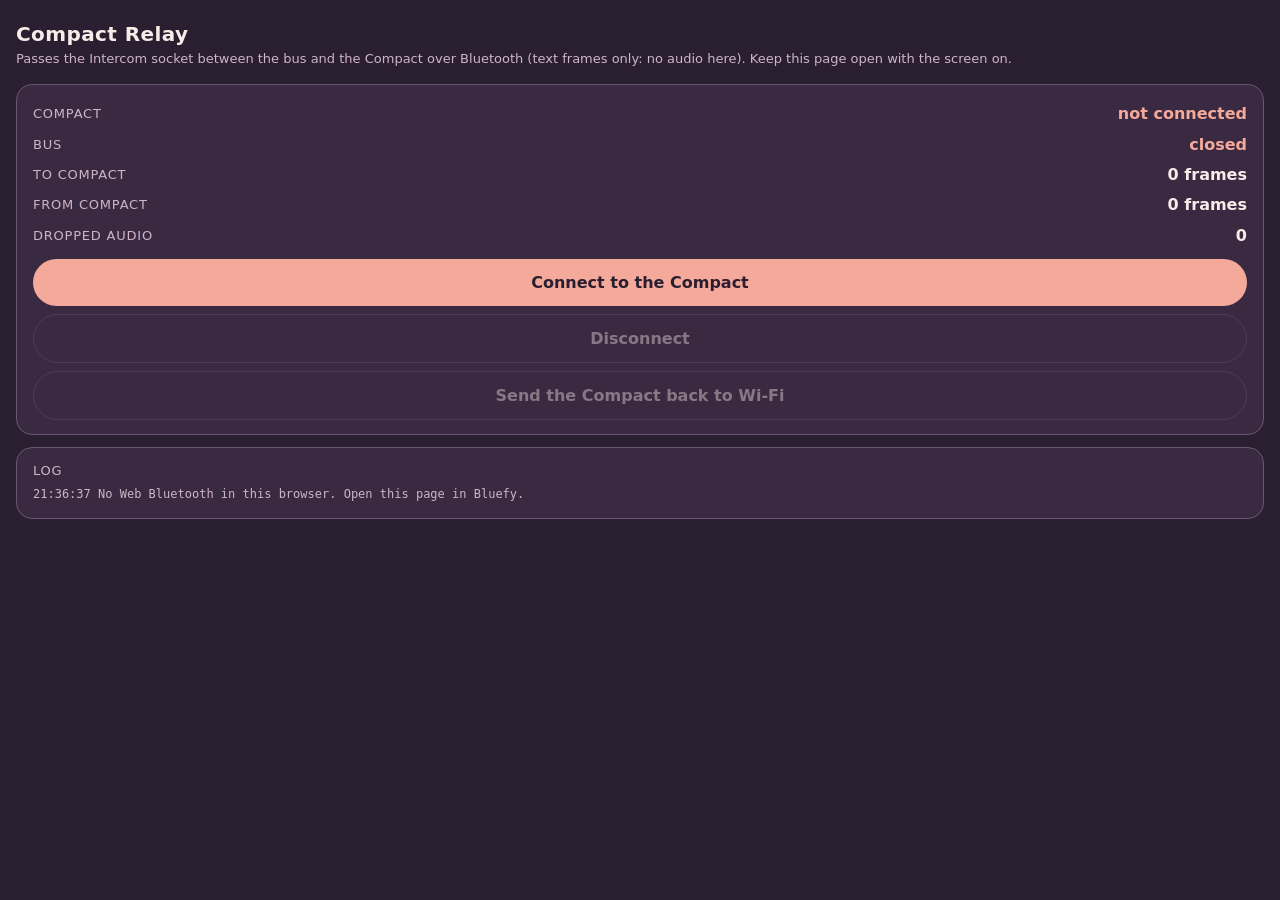
<file: relay/index.html>
<!doctype html>
<html lang="en">
<head>
<meta charset="utf-8">
<meta name="viewport" content="width=device-width, initial-scale=1, viewport-fit=cover">
<title>Compact Relay</title>
<style>
  :root { --glass:#2a1f30; --raise:#3a2a41; --line:#6b5575; --ink:#f8ece8; --ink2:#cdb5c6; --rose:#f5a99b; --ok:#9fd8b0; }
  * { box-sizing: border-box; }
  body { margin:0; background:var(--glass); color:var(--ink); font:16px/1.4 -apple-system, system-ui, sans-serif;
         padding: max(16px, env(safe-area-inset-top)) 16px 24px; }
  h1 { font-size:20px; font-weight:600; margin:4px 0 2px; letter-spacing:.02em; }
  .sub { color:var(--ink2); font-size:13px; margin-bottom:16px; }
  .card { background:var(--raise); border:1px solid var(--line); border-radius:16px; padding:14px 16px; margin-bottom:12px; }
  .row { display:flex; justify-content:space-between; align-items:center; padding:4px 0; }
  .k { color:var(--ink2); font-size:13px; letter-spacing:.06em; text-transform:uppercase; }
  .v { font-weight:600; }
  .v.ok { color:var(--ok); } .v.bad { color:var(--rose); }
  button { width:100%; border:0; border-radius:999px; padding:14px; font:600 16px system-ui; margin-top:8px;
           background:var(--rose); color:#2a1f30; }
  button.ghost { background:transparent; color:var(--ink); border:1px solid var(--line); }
  button:disabled { opacity:.4; }
  #log { font:12px/1.45 ui-monospace, Menlo, monospace; color:var(--ink2); white-space:pre-wrap; word-break:break-word;
         max-height:40vh; overflow:auto; }
</style>
</head>
<body>
<h1>Compact Relay</h1>
<div class="sub">Passes the Intercom socket between the bus and the Compact over Bluetooth (text frames only: no audio here). Keep this page open with the screen on.</div>

<div class="card">
  <div class="row"><span class="k">Compact</span><span class="v bad" id="ble">not connected</span></div>
  <div class="row"><span class="k">Bus</span><span class="v bad" id="bus">closed</span></div>
  <div class="row"><span class="k">To Compact</span><span class="v" id="down">0 frames</span></div>
  <div class="row"><span class="k">From Compact</span><span class="v" id="up">0 frames</span></div>
  <div class="row"><span class="k">Dropped audio</span><span class="v" id="drop">0</span></div>
  <button id="go">Connect to the Compact</button>
  <button id="stop" class="ghost" disabled>Disconnect</button>
  <button id="wifi" class="ghost" disabled>Send the Compact back to Wi-Fi</button>
</div>

<div class="card"><div class="k" style="margin-bottom:6px">Log</div><div id="log"></div></div>

<script>
const NUS = '6e400001-b5a3-f393-e0a9-e50e24dcca9e';
const RX  = '6e400002-b5a3-f393-e0a9-e50e24dcca9e';   // phone -> Compact (write)
const TX  = '6e400003-b5a3-f393-e0a9-e50e24dcca9e';   // Compact -> phone (notify)
const F_FIRST = 1, F_LAST = 2, F_BINARY = 4;          // phone link v2 framing (docs/phone-link-v2.md)
const CHUNK = 180;                                    // bytes per write, flags byte included (fits a 185 MTU)
const BUS = `wss://${location.host}/api/v1/intercom/ws`;

const $ = id => document.getElementById(id);
const enc = new TextEncoder(), dec = new TextDecoder();
let dev = null, rx = null, ws = null, wantRun = false, wakeLock = null, standby = false;
let nDown = 0, nUp = 0, bDown = 0, bUp = 0, nDrop = 0;
let asm = [], inFrame = false;
let writeChain = Promise.resolve();

function log(s) {
  const t = new Date().toLocaleTimeString([], { hour12: false });
  const el = $('log'); el.textContent = `${t} ${s}\n` + el.textContent.slice(0, 6000);
}
function setv(id, text, ok) { const e = $(id); e.textContent = text; e.className = 'v ' + (ok === undefined ? '' : ok ? 'ok' : 'bad'); }
function counts() {
  setv('down', `${nDown} frames, ${(bDown / 1024).toFixed(1)} KB`);
  setv('up', `${nUp} frames, ${(bUp / 1024).toFixed(1)} KB`);
  setv('drop', String(nDrop));
}
function typeOf(text) { try { return JSON.parse(text).type || '?'; } catch { return 'unparseable'; } }

// ---- to the Compact: [flags][bytes] chunks, one write at a time ----
function toCompact(text) {
  if (!rx) return;
  const b = enc.encode(text), room = CHUNK - 1;
  const chunks = [];
  for (let off = 0; off < b.length || off === 0; off += room) {
    const n = Math.min(room, b.length - off);
    const c = new Uint8Array(n + 1);
    c[0] = (off === 0 ? F_FIRST : 0) | (off + n >= b.length ? F_LAST : 0);
    c.set(b.subarray(off, off + n), 1);
    chunks.push(c);
    if (b.length === 0) break;
  }
  writeChain = writeChain.then(async () => {
    for (const c of chunks) {
      if (!rx) return;
      await (rx.writeValueWithResponse ? rx.writeValueWithResponse(c) : rx.writeValue(c));
    }
    nDown++; bDown += b.length; counts();
  }).catch(e => log(`write failed: ${e.message || e}`));
  return writeChain;
}

// ---- from the Compact ----
function onNotify(ev) {
  const v = new Uint8Array(ev.target.value.buffer.slice(ev.target.value.byteOffset, ev.target.value.byteOffset + ev.target.value.byteLength));
  if (!v.length) return;
  const fl = v[0];
  if (fl & F_BINARY) { nDrop++; counts(); return; }         // mic audio (ADPCM): this page carries text only
  if (fl & ~(F_FIRST | F_LAST)) return;                      // unknown flags: drop the chunk
  if (fl & F_FIRST) { asm = []; inFrame = true; }
  else if (!inFrame) return;
  asm.push(v.subarray(1));
  if (!(fl & F_LAST)) return;
  inFrame = false;
  const total = asm.reduce((a, c) => a + c.length, 0), all = new Uint8Array(total);
  let o = 0; for (const c of asm) { all.set(c, o); o += c.length; }
  asm = [];
  const text = dec.decode(all), type = typeOf(text);
  nUp++; bUp += total; counts();
  if (type === 'relay_ping') return;                         // keeps a native relay awake; nothing for the bus
  if (type === 'relay_reconnect') { log('Compact asked for a fresh start: reopening the bus'); if (ws) ws.close(); return; }
  if (type === 'relay_standby') { enterStandby(); return; }
  if (type !== 'state') log(`Compact -> bus: ${type}`);     // never log contents: hello carries the token
  if (ws && ws.readyState === WebSocket.OPEN) ws.send(text);
  else log(`bus not open: ${type} not sent`);
}

// ---- the bus ----
// Wi-Fi is back on the Compact: close the bus socket and wait. The Compact disconnects and stops advertising; the
// reconnect loop in onGone relinks when it advertises again.
function enterStandby() {
  standby = true;
  log('Compact is on Wi-Fi: standing by');
  setv('bus', 'standby', undefined);
  if (ws) { const w = ws; ws = null; w.onclose = null; w.close(); }
}

function openBus() {
  if (!wantRun || !rx || standby) return;
  setv('bus', 'connecting', false);
  ws = new WebSocket(BUS);
  ws.binaryType = 'arraybuffer';
  ws.onopen = () => { setv('bus', 'open', true); log('bus open'); toCompact(JSON.stringify({ type: 'relay_open', now: Date.now() })); };
  ws.onmessage = m => {
    if (typeof m.data !== 'string') { nDrop++; counts(); return; }   // spoken-reply audio: not carried over Bluetooth
    const type = typeOf(m.data);
    if (type !== 'delta' || m.data.length > 2000) log(`bus -> Compact: ${type} (${m.data.length} bytes)`);
    toCompact(m.data);
  };
  ws.onclose = e => {
    setv('bus', 'closed', false);
    log(`bus closed (${e.code})`);
    ws = null;
    if (rx && !standby) toCompact(JSON.stringify({ type: 'relay_closed' }));
    if (wantRun && rx && !standby) setTimeout(openBus, 3000);
  };
  ws.onerror = () => log('bus error');
}

// ---- Bluetooth ----
async function attach() {
  setv('ble', 'connecting', false);
  const server = await dev.gatt.connect();
  const svc = await server.getPrimaryService(NUS);
  rx = await svc.getCharacteristic(RX);
  const tx = await svc.getCharacteristic(TX);
  tx.addEventListener('characteristicvaluechanged', onNotify);
  await tx.startNotifications();
  setv('ble', dev.name || 'connected', true);
  log(`Compact connected (${dev.name || 'unnamed'})`);
  standby = false;
  openBus();
}

function onGone() {
  const wasLinked = rx !== null;
  rx = null; inFrame = false; asm = [];
  setv('ble', standby ? 'Standby (Compact on Wi-Fi)' : 'not connected', standby ? undefined : false);
  if (wasLinked) log('Compact disconnected');
  if (ws) { const w = ws; ws = null; w.onclose = null; w.close(); setv('bus', 'closed', false); }
  // keep trying; in standby the Compact advertises again only when its Wi-Fi link drops, so try less often
  if (wantRun) setTimeout(() => attach().catch(e => { if (!standby) log(`reconnect failed: ${e.message || e}`); onGone(); }),
                          standby ? 10000 : 3000);
}

async function keepAwake() {
  // Bluefy's own extension: stop the screen dimming and auto-locking while the relay runs
  try {
    if (navigator.bluetooth && typeof navigator.bluetooth.setScreenDimEnabled === 'function') {
      await navigator.bluetooth.setScreenDimEnabled(false);
      log('screen dimming off (Bluefy)');
    }
  } catch (e) { log(`setScreenDimEnabled failed: ${e.message || e}`); }
  try { if ('wakeLock' in navigator) wakeLock = await navigator.wakeLock.request('screen'); } catch (e) {}
}

// Coming back to the foreground: reconnect at once instead of waiting out the retry timers
function resume() {
  if (!wantRun) return;
  keepAwake();
  if (!rx && dev) { log('foreground: reconnecting to the Compact'); attach().catch(e => { log(`reconnect failed: ${e.message || e}`); onGone(); }); }
  else if (rx && !ws && !standby) { log('foreground: reopening the bus'); openBus(); }
}

// Bluefy reports background changes on navigator.bluetooth; log what it sends so we learn its shape
if (navigator.bluetooth && typeof navigator.bluetooth.addEventListener === 'function') {
  navigator.bluetooth.addEventListener('backgroundstatechanged', e => {
    const info = {};
    for (const k in e) { const v = e[k]; if (['string', 'boolean', 'number'].includes(typeof v)) info[k] = v; }
    log(`backgroundstatechanged ${JSON.stringify(info)}`);
    const bg = e.isInBackground ?? e.inBackground ?? e.background ?? e.detail?.background;
    if (bg === false) resume();
  });
}

$('go').onclick = async () => {
  if (!navigator.bluetooth) { log('No Web Bluetooth here. Open this page in Bluefy.'); return; }
  try {
    dev = await navigator.bluetooth.requestDevice({ filters: [{ services: [NUS] }], optionalServices: [NUS] });
    dev.addEventListener('gattserverdisconnected', onGone);
    wantRun = true;
    $('go').disabled = true; $('stop').disabled = false; $('wifi').disabled = false;
    keepAwake();
    await attach();
  } catch (e) {
    log(`connect failed: ${e.message || e}`);
    $('go').disabled = false;
  }
};

$('wifi').onclick = () => {
  if (!rx) return;
  log('asking the Compact to restart on Wi-Fi');
  toCompact(JSON.stringify({ type: 'relay_restart' }));
  $('stop').onclick();
};

$('stop').onclick = () => {
  wantRun = false; standby = false;
  try { if (navigator.bluetooth && navigator.bluetooth.setScreenDimEnabled) navigator.bluetooth.setScreenDimEnabled(true); } catch (e) {}
  $('go').disabled = false; $('stop').disabled = true; $('wifi').disabled = true;
  if (ws) ws.close();
  if (dev && dev.gatt.connected) dev.gatt.disconnect();
  if (wakeLock) { wakeLock.release().catch(() => {}); wakeLock = null; }
};

document.addEventListener('visibilitychange', () => { log(`page ${document.visibilityState}`); if (document.visibilityState === 'visible') resume(); });
log(navigator.bluetooth ? 'Ready. Tap Connect.' : 'No Web Bluetooth in this browser. Open this page in Bluefy.');
</script>
</body>
</html>
</file>
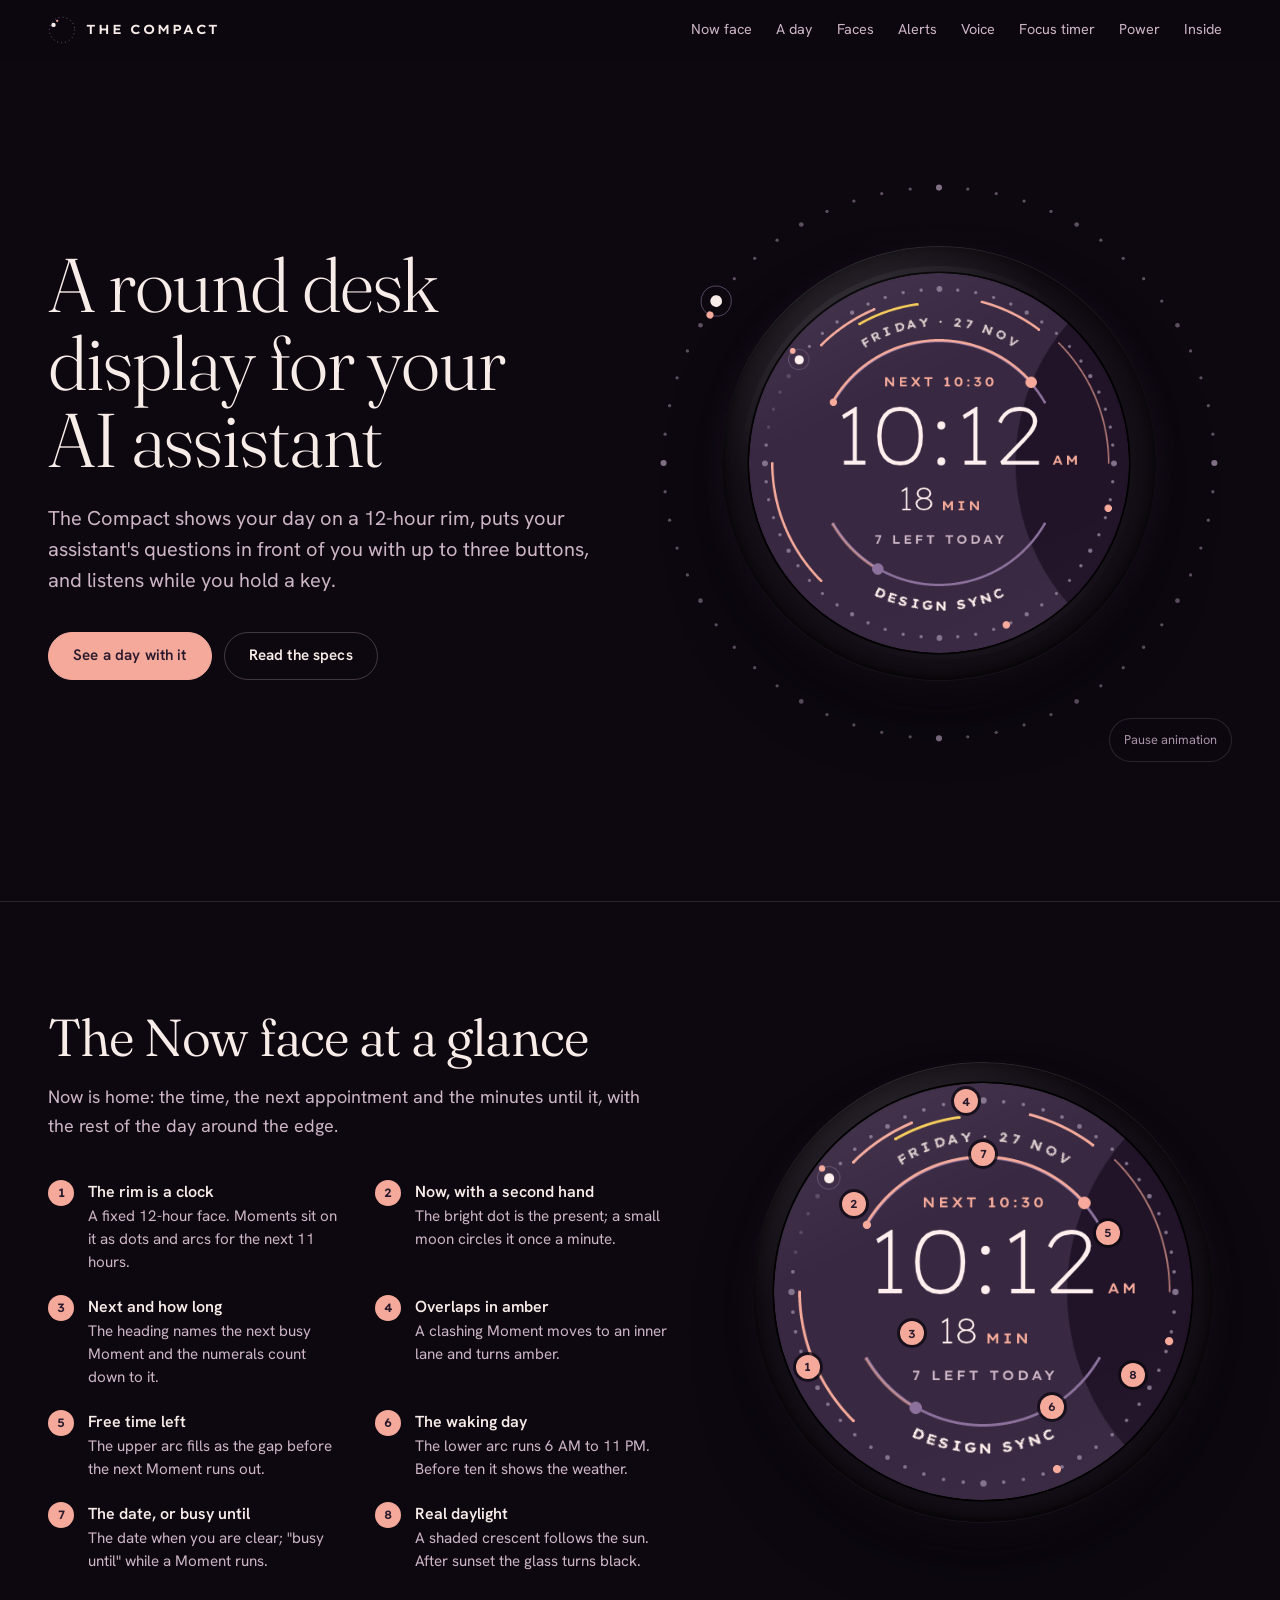
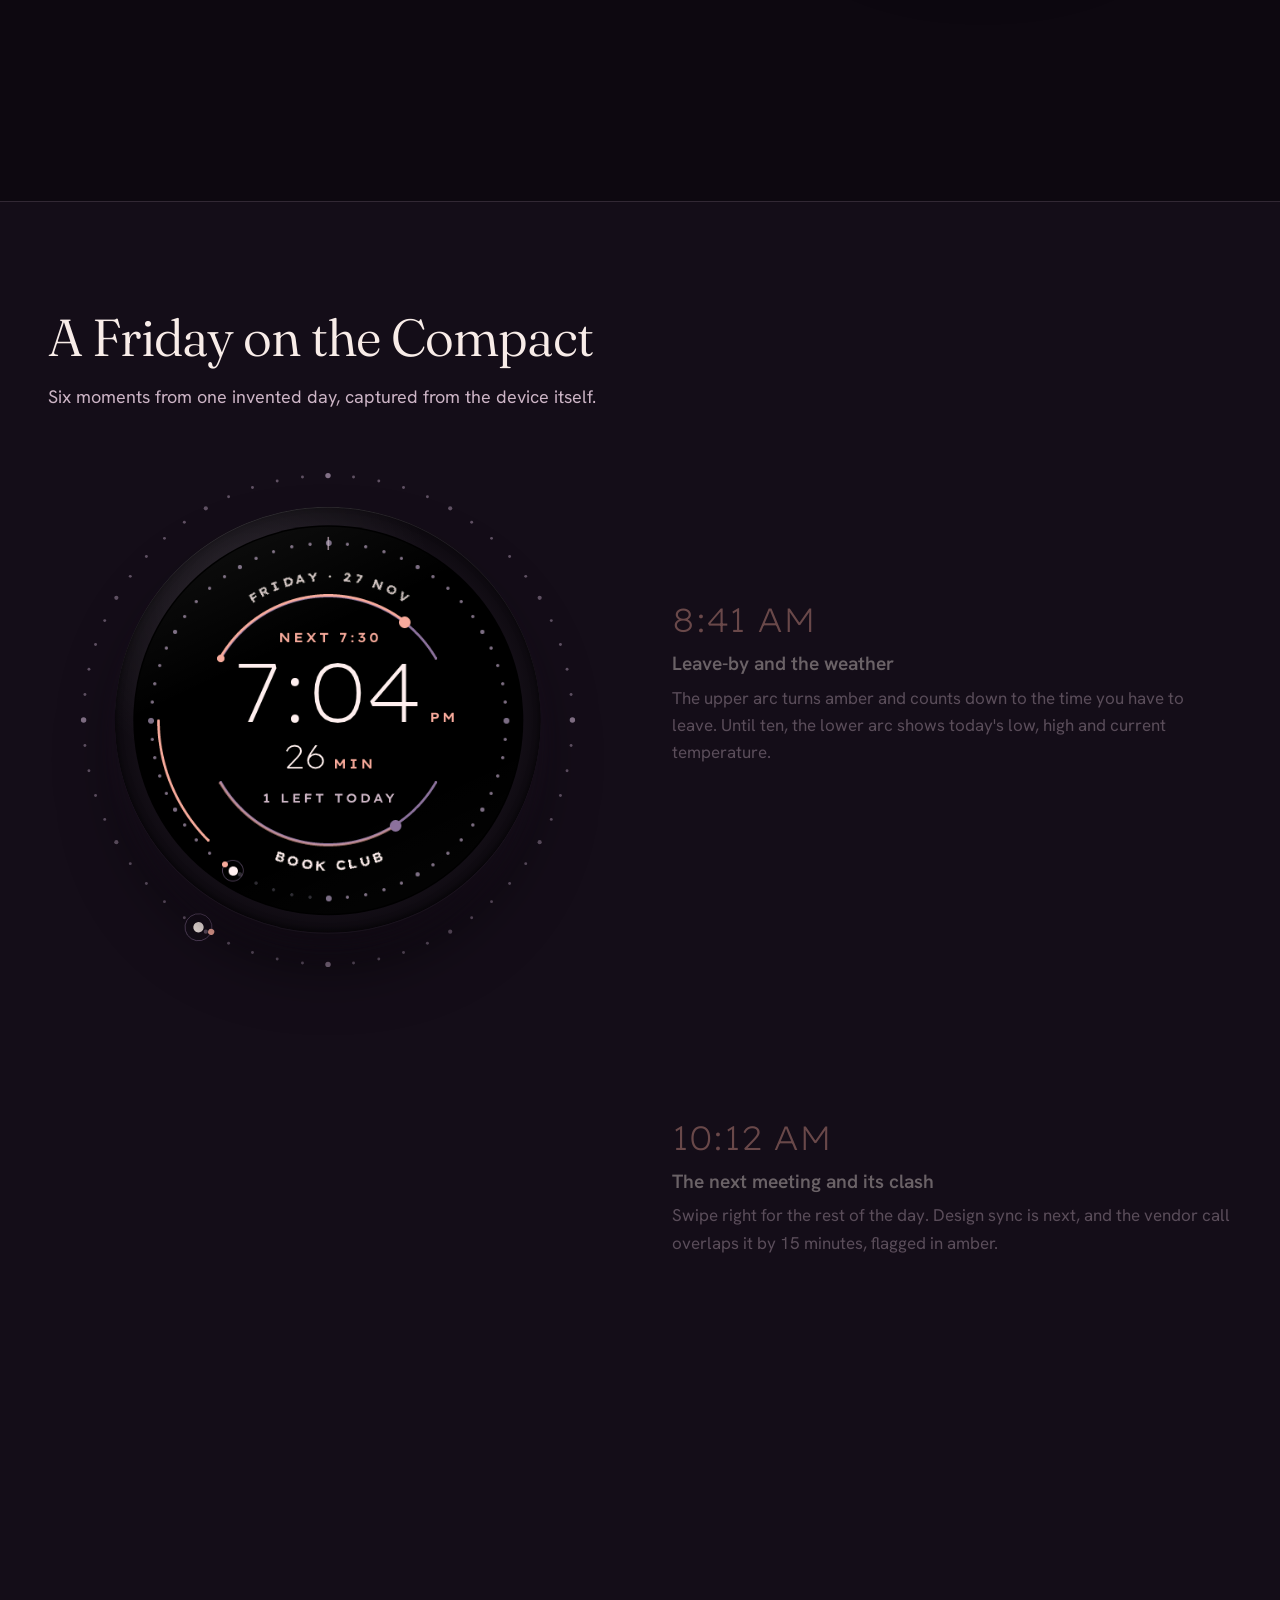
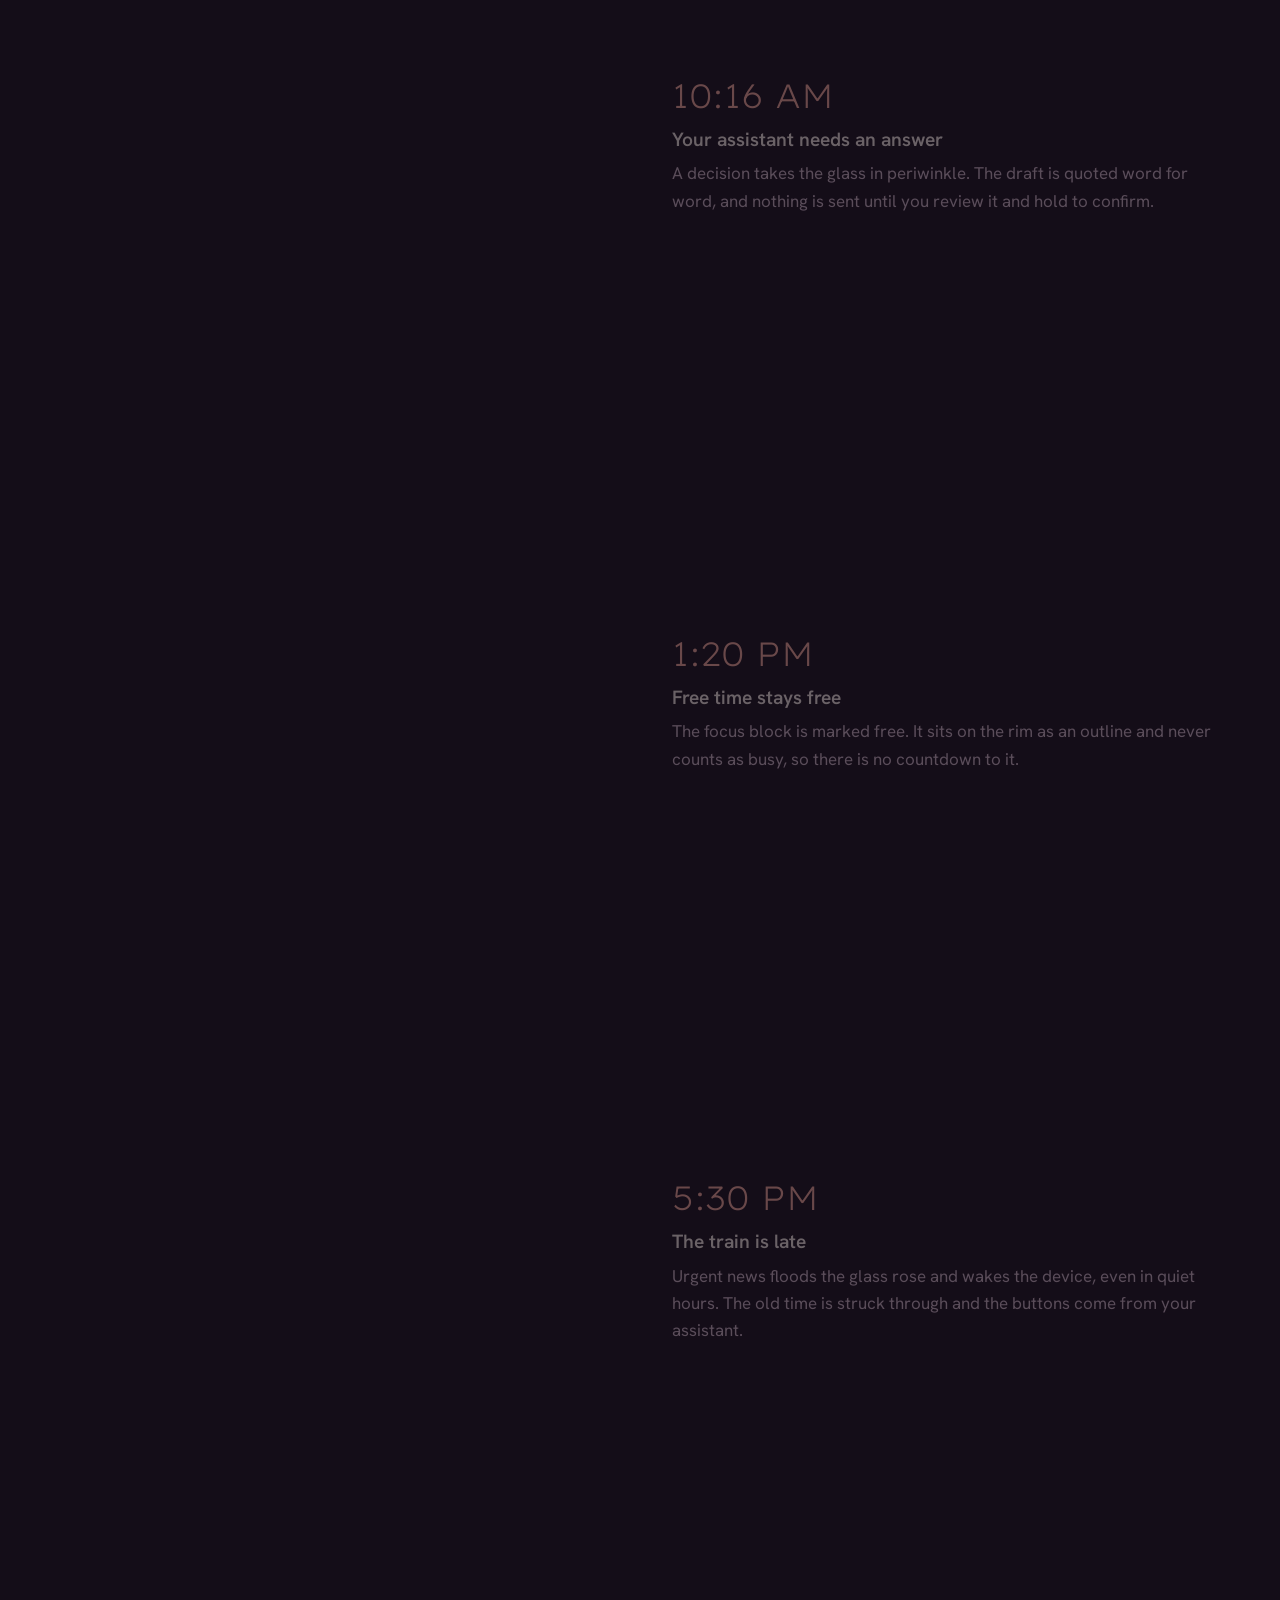
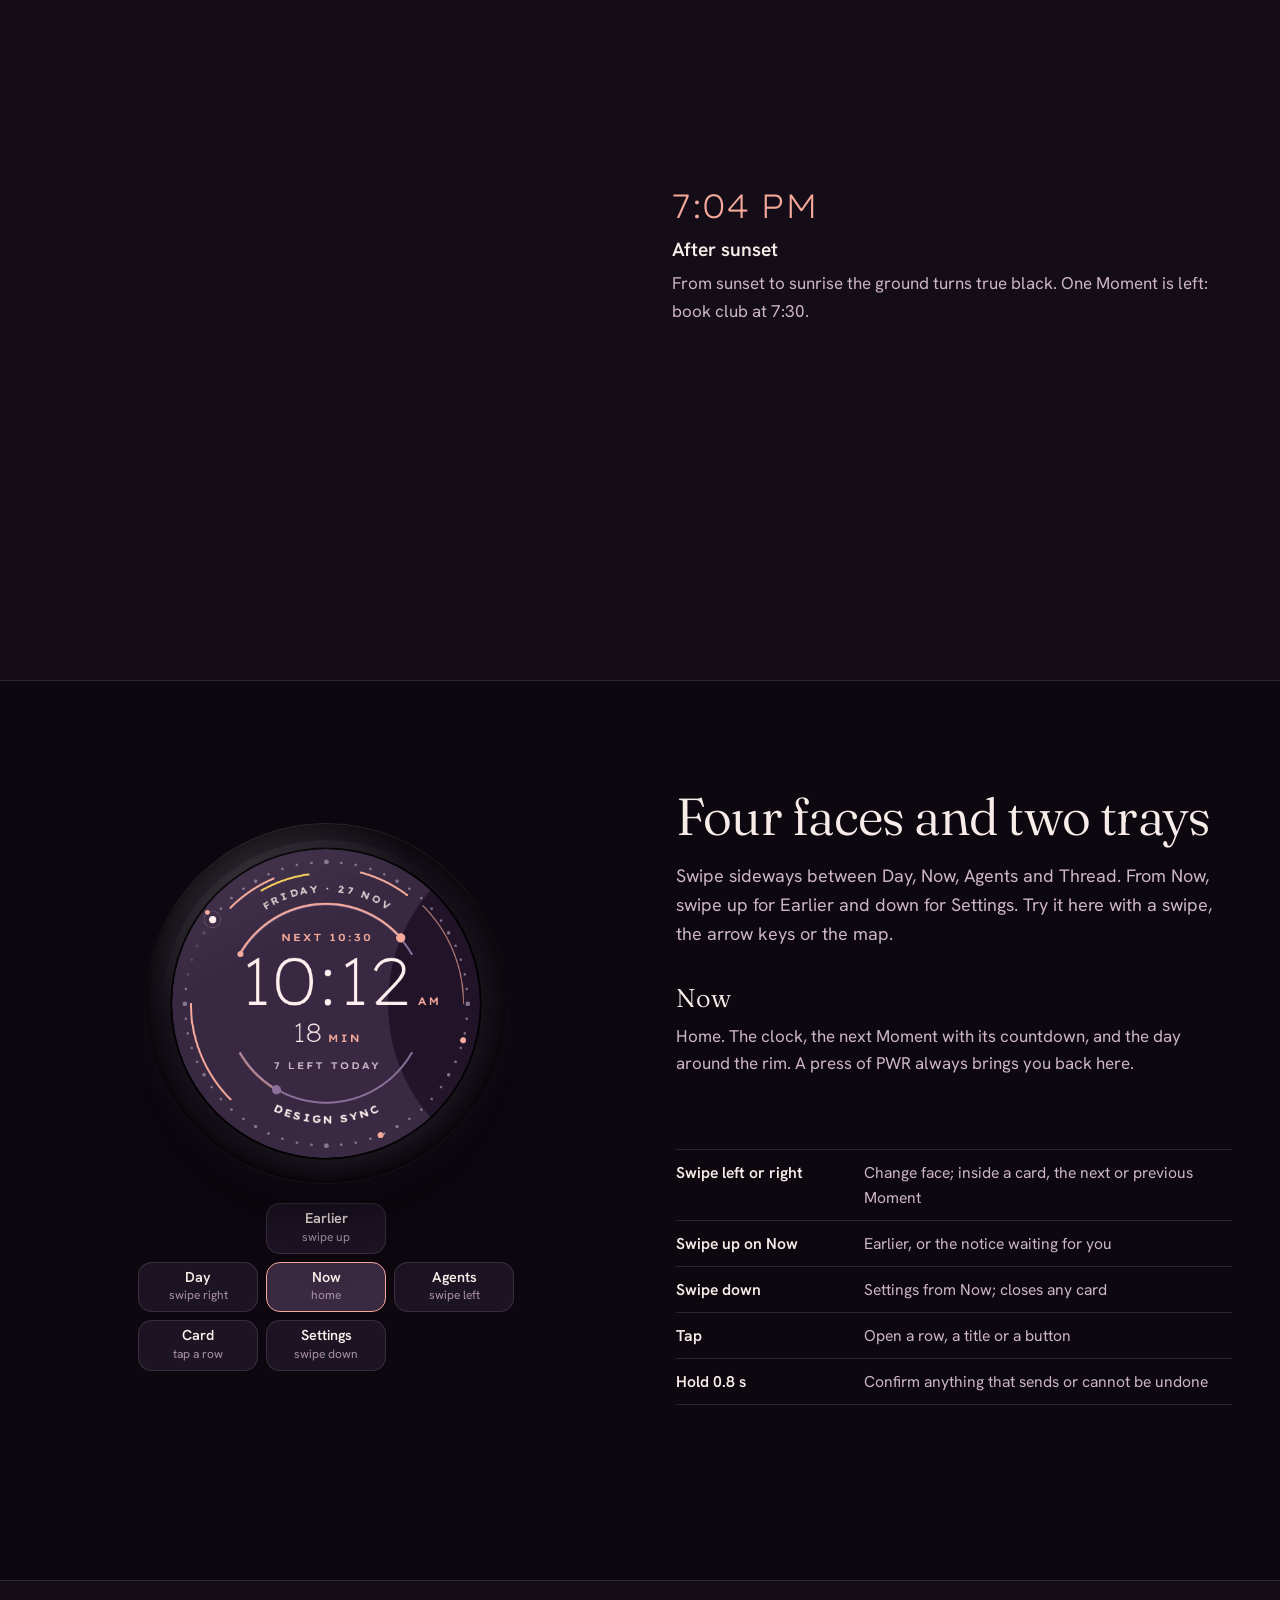
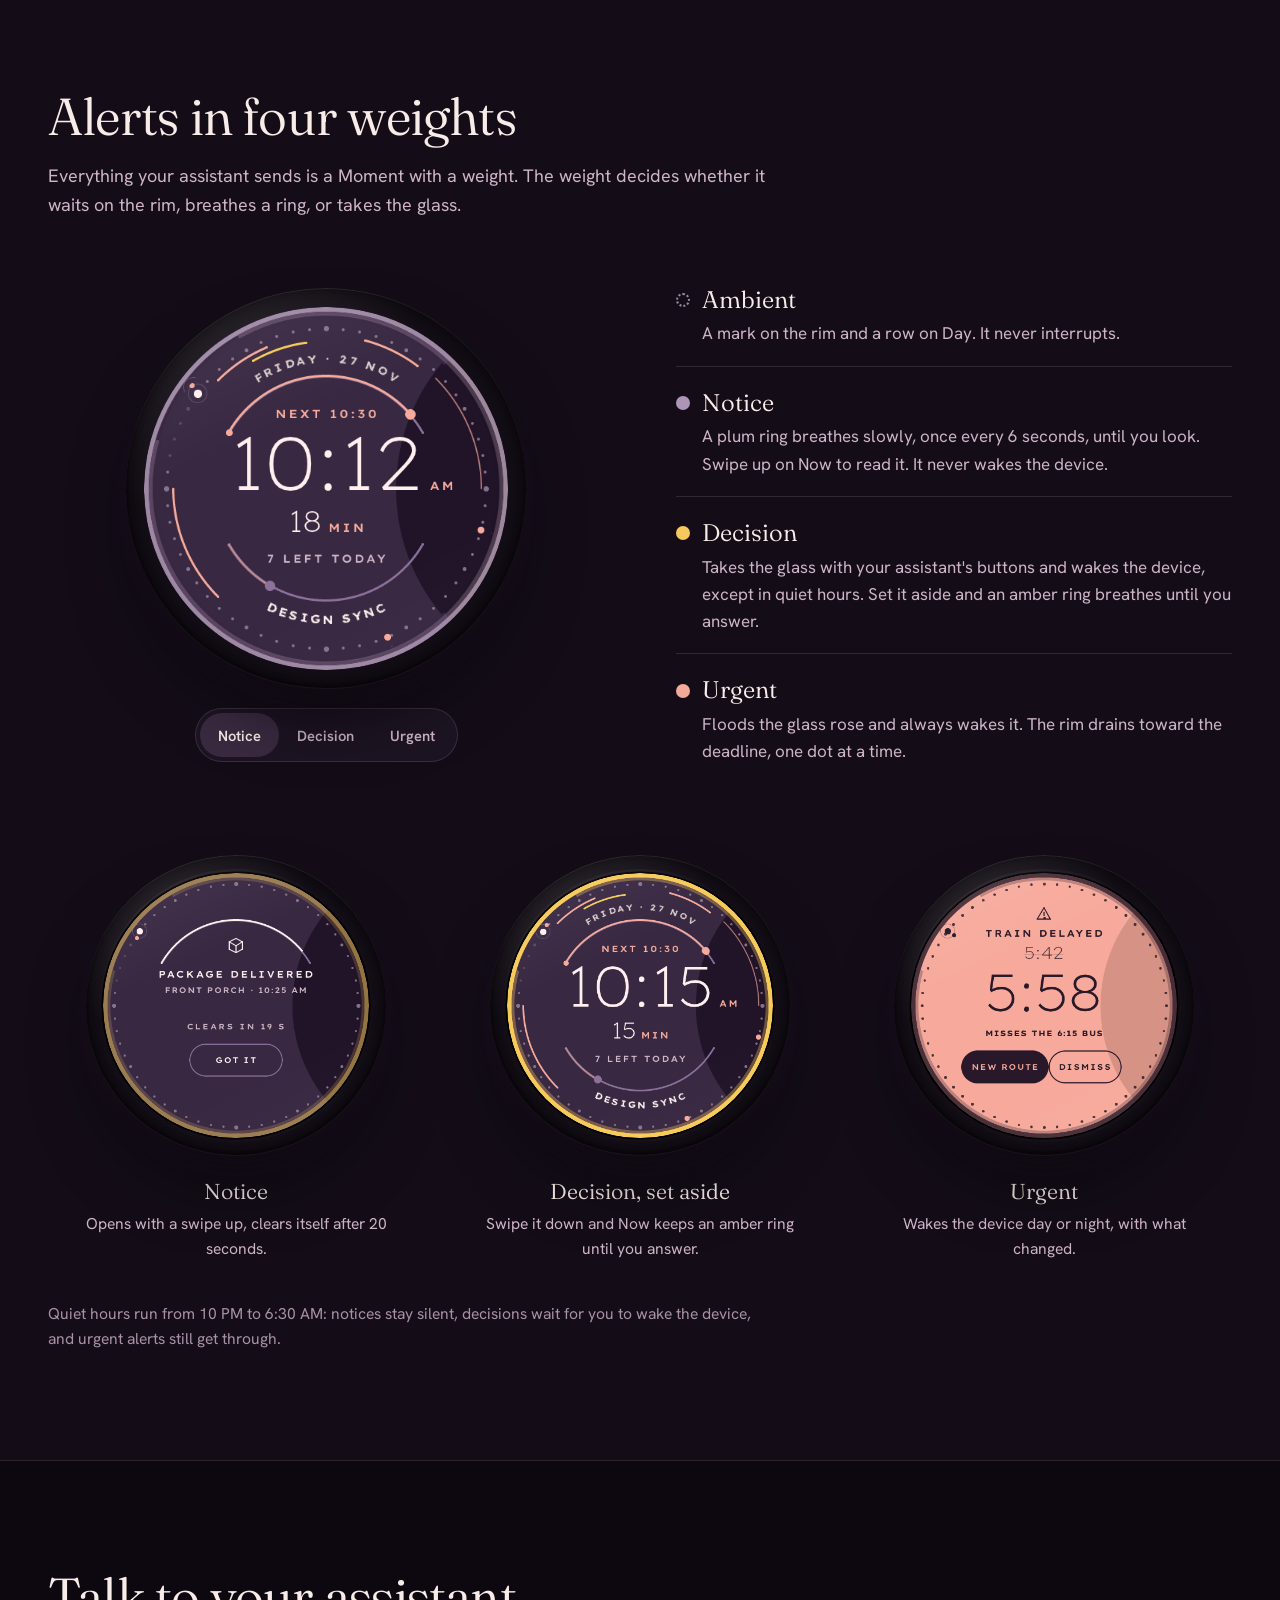
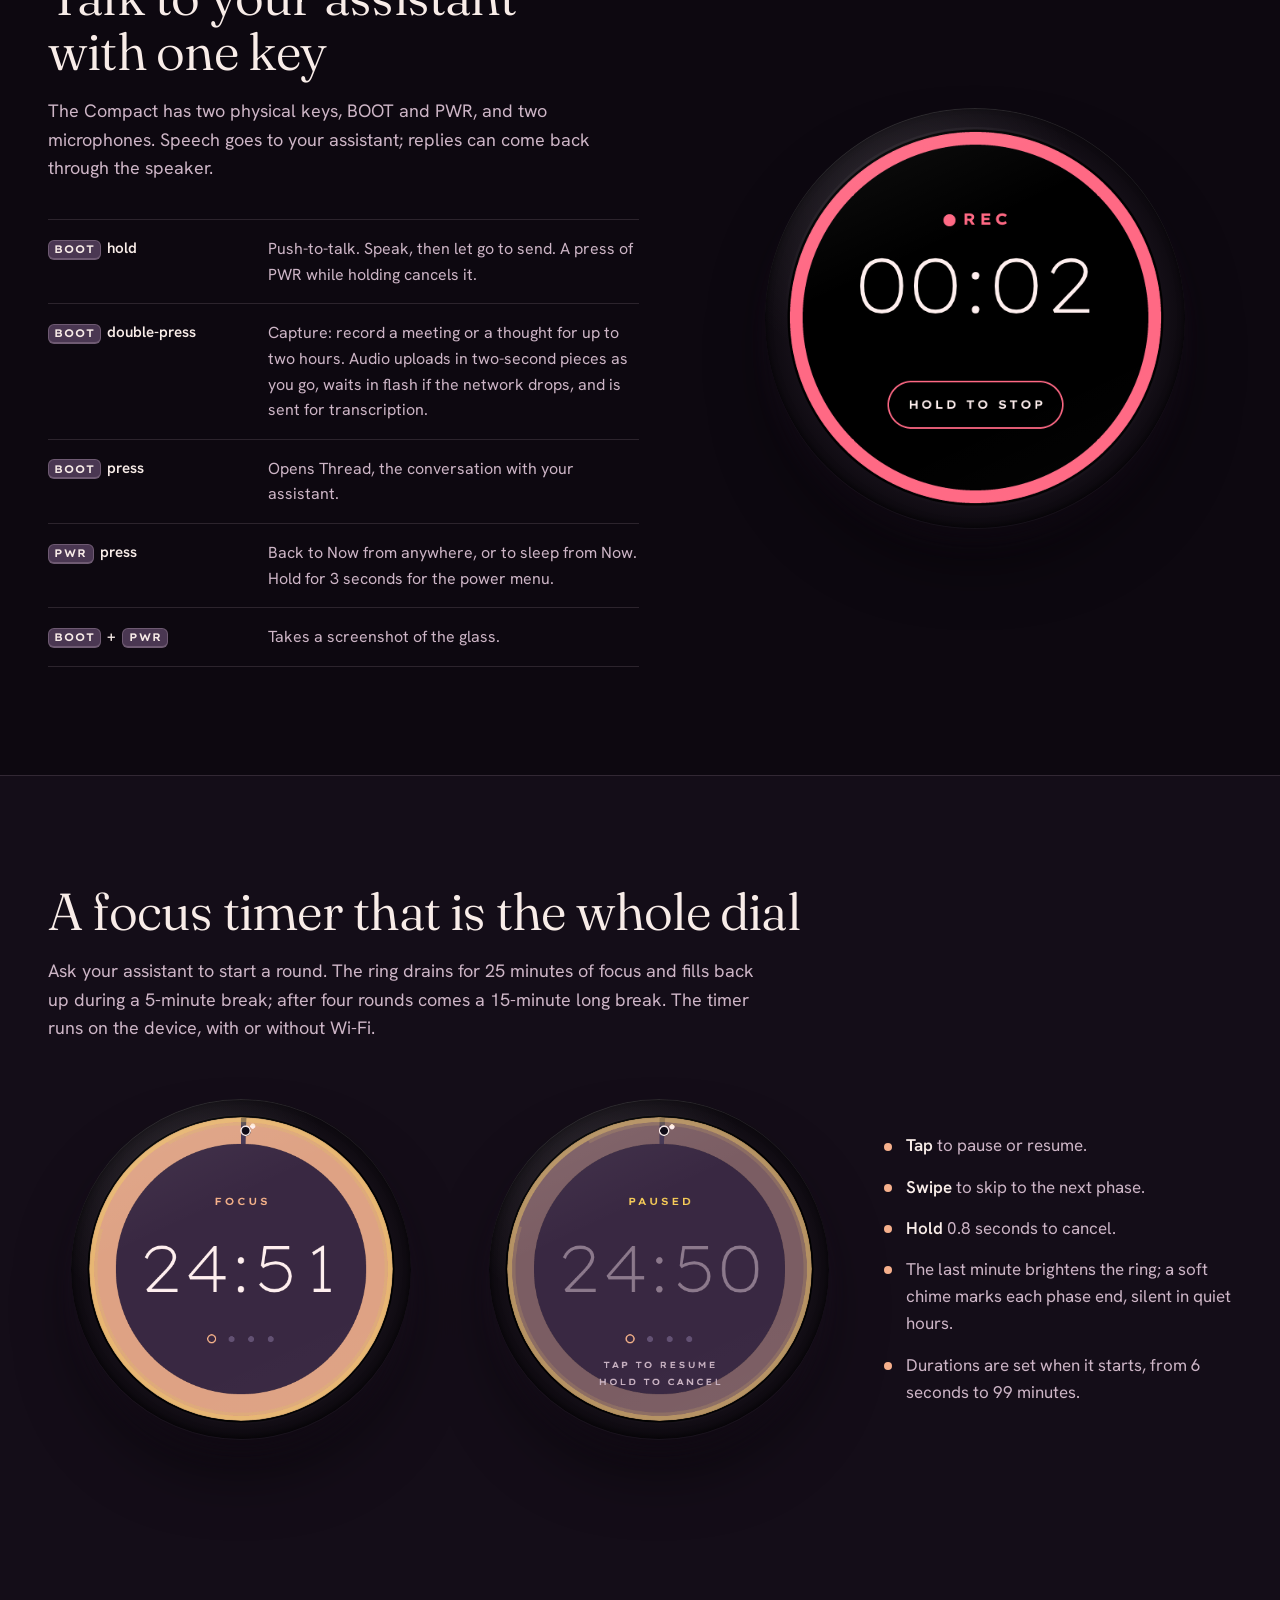
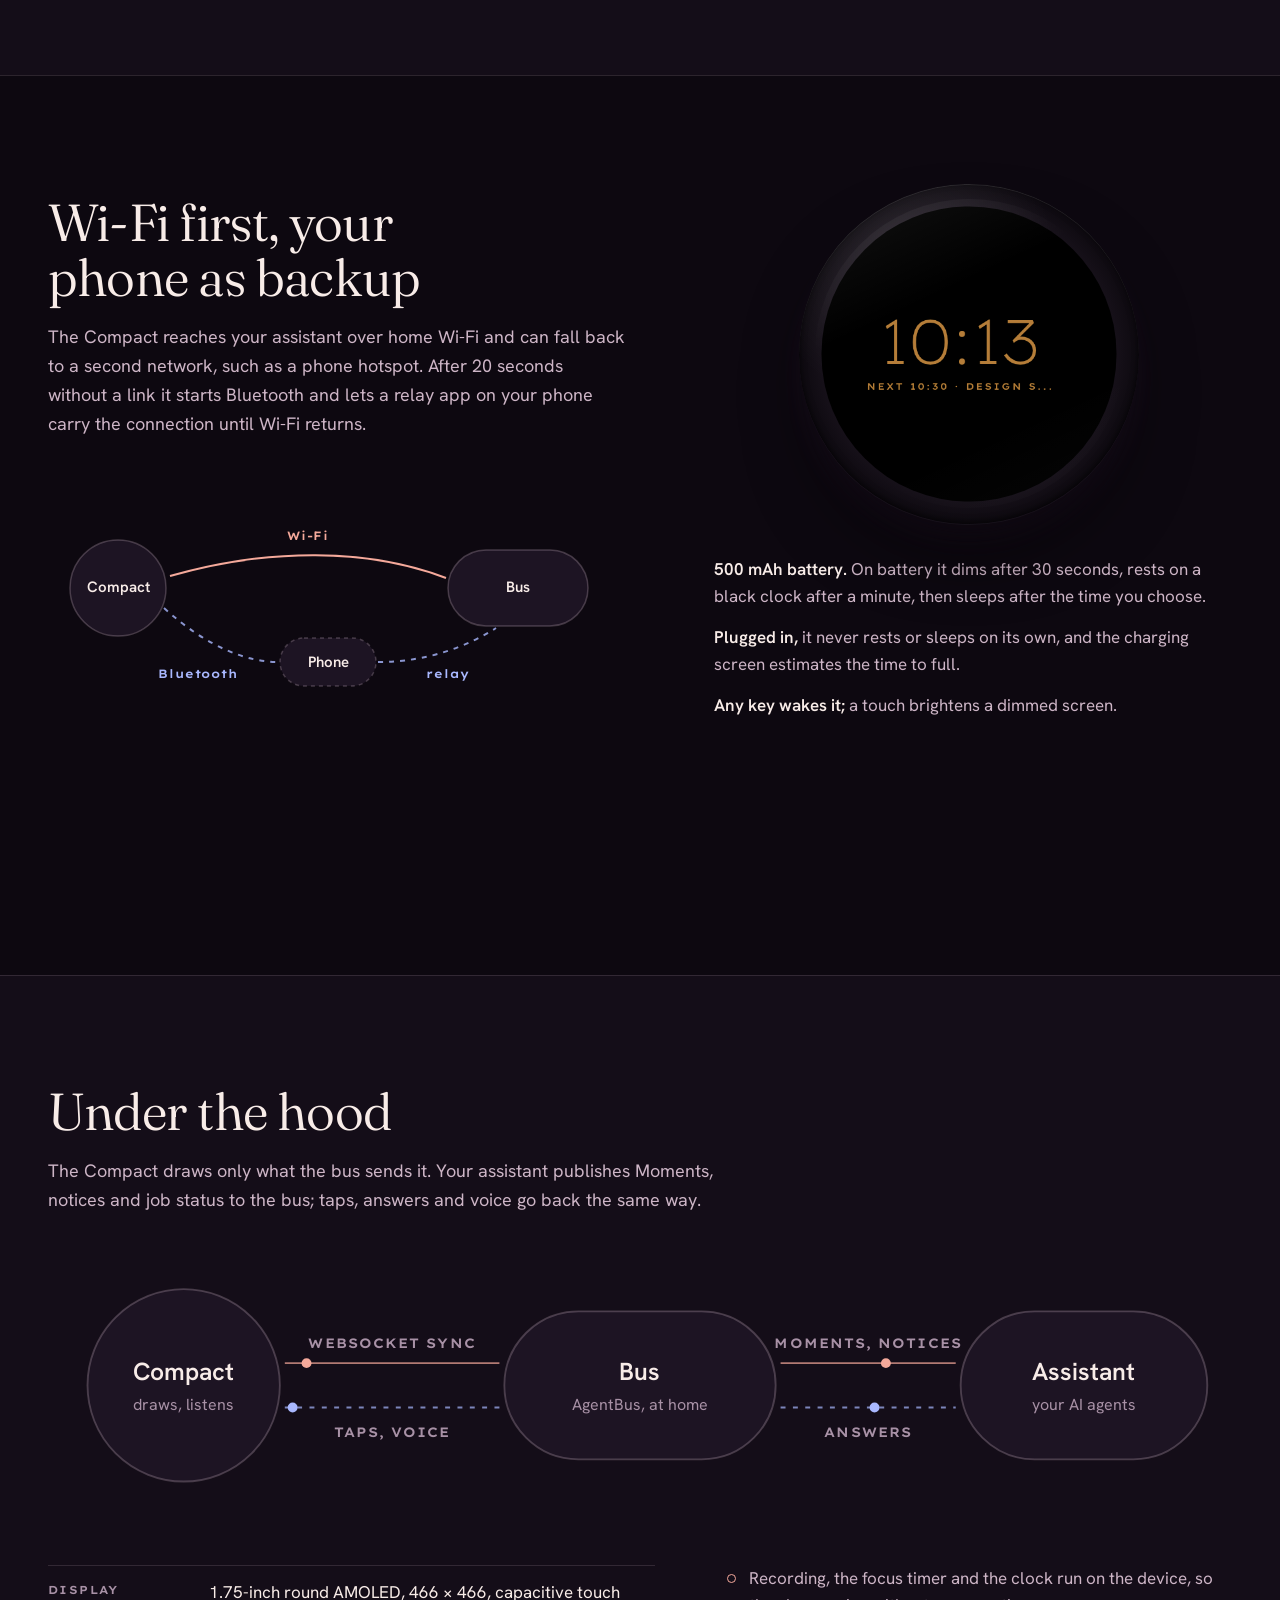
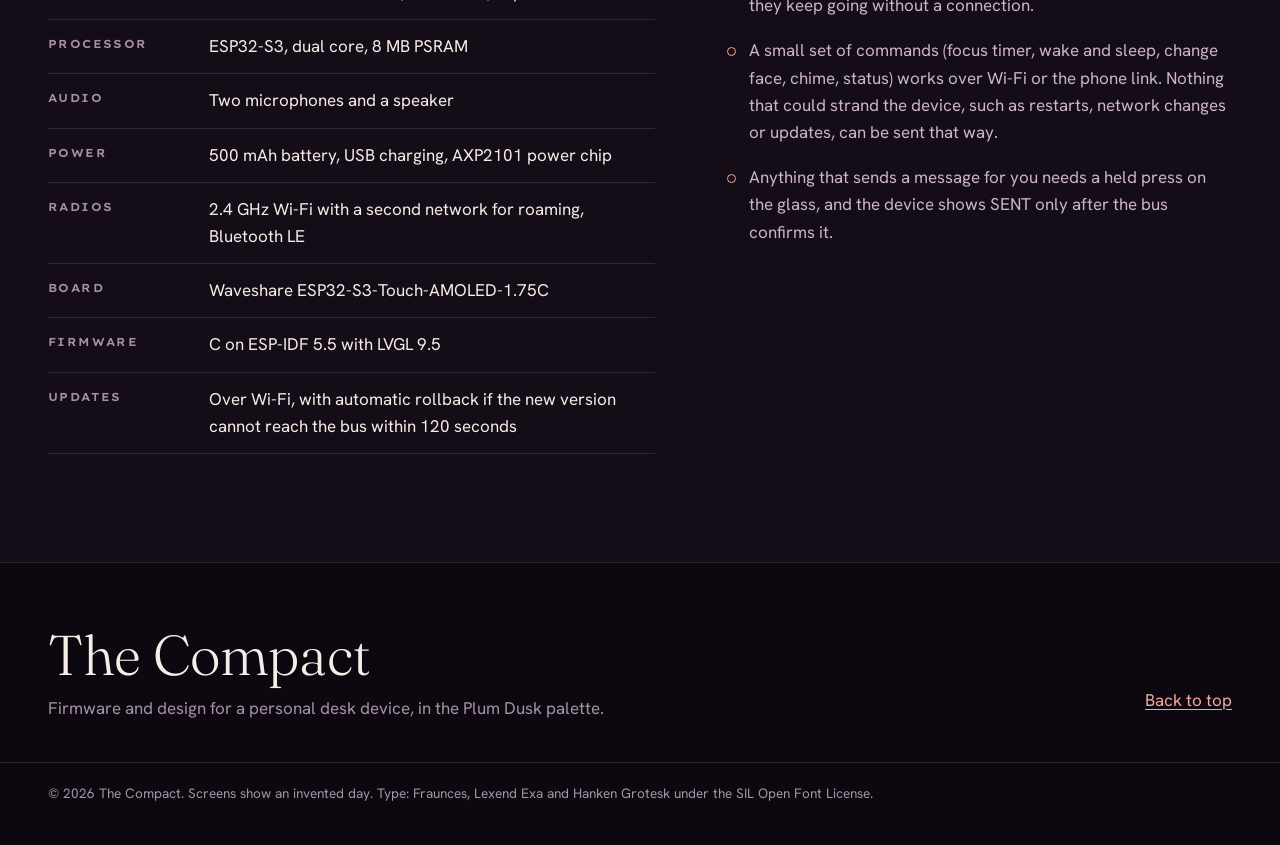
<file: site/index.html>
<!doctype html>
<html lang="en" data-motion="on">
<head>
<meta charset="utf-8">
<meta name="viewport" content="width=device-width, initial-scale=1">
<title>The Compact: a round desk display for your AI assistant</title>
<meta name="description" content="The Compact is a 1.75-inch round AMOLED desk display that shows your day on a 12-hour rim, asks for your decisions with up to three buttons, and listens while you hold a key.">
<meta name="theme-color" content="#0d0810">
<meta name="color-scheme" content="dark">
<meta property="og:type" content="website">
<meta property="og:title" content="The Compact: a round desk display for your AI assistant">
<meta property="og:description" content="Your day on a 12-hour rim, your assistant's questions with up to three buttons, and push-to-talk on one key.">
<link rel="icon" href="img/icon.svg" type="image/svg+xml">
<link rel="preload" href="fonts/fraunces.woff2" as="font" type="font/woff2" crossorigin>
<link rel="preload" href="fonts/hanken-grotesk.woff2" as="font" type="font/woff2" crossorigin>
<link rel="preload" href="img/now.webp" as="image" type="image/webp">
<link rel="stylesheet" href="css/site.css">
<script>document.documentElement.classList.add('js')</script>
</head>
<body>
<a class="skip" href="#main">Skip to content</a>

<header class="nav" id="top">
  <div class="wrap nav__bar">
    <a class="brand" href="#top" aria-label="The Compact, back to top">
      <svg class="brand__mark" viewBox="0 0 64 64" aria-hidden="true"><circle cx="32" cy="32" r="29" fill="none" stroke="currentColor" stroke-width="2" stroke-dasharray="0.1 9.1" stroke-linecap="round"/><circle cx="12.6" cy="20.3" r="5" fill="#F8ECE8"/><circle cx="21" cy="11" r="2.6" fill="#F5A99B"/></svg>
      <span>The Compact</span>
    </a>
    <button class="nav__toggle" type="button" aria-expanded="false" aria-controls="nav-links"><span class="sr">Menu</span><span class="nav__burger" aria-hidden="true"></span></button>
    <nav class="nav__links" id="nav-links" aria-label="Sections">
      <a href="#now">Now face</a>
      <a href="#day">A day</a>
      <a href="#faces">Faces</a>
      <a href="#alerts">Alerts</a>
      <a href="#voice">Voice</a>
      <a href="#focus">Focus timer</a>
      <a href="#power">Power</a>
      <a href="#inside">Inside</a>
    </nav>
  </div>
</header>

<main id="main">

<!-- HERO -->
<section class="hero" aria-labelledby="hero-h">
  <div class="wrap hero__grid">
    <div class="hero__copy" data-enter>
      <h1 id="hero-h">A round desk display for your AI assistant</h1>
      <p class="lede">The Compact shows your day on a 12-hour rim, puts your assistant's questions in front of you with up to three buttons, and listens while you hold a key.</p>
      <div class="actions">
        <a class="btn btn--primary" href="#day">See a day with it</a>
        <a class="btn" href="#inside">Read the specs</a>
      </div>
    </div>
    <div class="hero__visual" data-enter>
      <svg class="rim rim--hero" viewBox="0 0 1000 1000" aria-hidden="true" data-rim data-time="10:12"></svg>
      <div class="device device--hero">
        <picture><source srcset="img/now.webp" type="image/webp"><img src="img/now.png" width="466" height="466" alt="The Compact's Now face at 10:12 AM on Friday 27 November: NEXT 10:30, 18 minutes to go, 7 left today, with Design sync named along the bottom and the day's appointments as dots and arcs around the rim." fetchpriority="high"></picture>
      </div>
      <button class="motion-toggle" type="button" aria-pressed="false" data-motion-toggle>Pause animation</button>
    </div>
  </div>
</section>

<!-- NOW FACE -->
<section class="section" id="now" aria-labelledby="now-h">
  <div class="wrap anatomy">
    <div class="anatomy__copy">
      <h2 id="now-h">The Now face at a glance</h2>
      <p class="section__lede">Now is home: the time, the next appointment and the minutes until it, with the rest of the day around the edge.</p>
      <ol class="anatomy__list">
        <li><h3>The rim is a clock</h3><p>A fixed 12-hour face. Moments sit on it as dots and arcs for the next 11 hours.</p></li>
        <li><h3>Now, with a second hand</h3><p>The bright dot is the present; a small moon circles it once a minute.</p></li>
        <li><h3>Next and how long</h3><p>The heading names the next busy Moment and the numerals count down to it.</p></li>
        <li><h3>Overlaps in amber</h3><p>A clashing Moment moves to an inner lane and turns amber.</p></li>
        <li><h3>Free time left</h3><p>The upper arc fills as the gap before the next Moment runs out.</p></li>
        <li><h3>The waking day</h3><p>The lower arc runs 6 AM to 11 PM. Before ten it shows the weather.</p></li>
        <li><h3>The date, or busy until</h3><p>The date when you are clear; "busy until" while a Moment runs.</p></li>
        <li><h3>Real daylight</h3><p>A shaded crescent follows the sun. After sunset the glass turns black.</p></li>
      </ol>
    </div>
    <div class="anatomy__device">
      <div class="device device--anatomy">
        <picture><source srcset="img/now.webp" type="image/webp"><img src="img/now.png" width="466" height="466" loading="lazy" alt="The Now face with its parts numbered: rim, now dot, countdown, overlap lane, upper and lower arcs, date and daylight crescent."></picture>
        <span class="pin" style="--x:8%;--y:68%" aria-hidden="true">1</span>
        <span class="pin" style="--x:19%;--y:29%" aria-hidden="true">2</span>
        <span class="pin" style="--x:33%;--y:60%" aria-hidden="true">3</span>
        <span class="pin" style="--x:46%;--y:4.5%" aria-hidden="true">4</span>
        <span class="pin" style="--x:80%;--y:36%" aria-hidden="true">5</span>
        <span class="pin" style="--x:66.5%;--y:77.7%" aria-hidden="true">6</span>
        <span class="pin" style="--x:50%;--y:17%" aria-hidden="true">7</span>
        <span class="pin" style="--x:86%;--y:70%" aria-hidden="true">8</span>
      </div>
    </div>
  </div>
</section>

<!-- A DAY -->
<section class="section day" id="day" aria-labelledby="day-h">
  <div class="wrap">
    <h2 id="day-h">A Friday on the Compact</h2>
    <p class="section__lede">Six moments from one invented day, captured from the device itself.</p>
    <div class="day__grid">
      <div class="day__stage" aria-hidden="true">
        <svg class="rim rim--stage" viewBox="0 0 1000 1000" data-rim data-time="8:41" data-stage-rim></svg>
        <div class="device device--stage">
          <img class="day__shot is-active" data-shot="morning" src="img/morning.webp" width="466" height="466" alt="" loading="lazy">
          <img class="day__shot" data-shot="daylist" src="img/day.webp" width="466" height="466" alt="" loading="lazy">
          <img class="day__shot" data-shot="decision" src="img/decision.webp" width="466" height="466" alt="" loading="lazy">
          <img class="day__shot" data-shot="free" src="img/free.webp" width="466" height="466" alt="" loading="lazy">
          <img class="day__shot" data-shot="urgent" src="img/urgent.webp" width="466" height="466" alt="" loading="lazy">
          <img class="day__shot" data-shot="evening" src="img/evening.webp" width="466" height="466" alt="" loading="lazy">
        </div>
      </div>
      <ol class="day__steps">
        <li class="step" data-shot="morning" data-time="8:41">
          <p class="step__time">8:41 AM</p>
          <h3>Leave-by and the weather</h3>
          <p>The upper arc turns amber and counts down to the time you have to leave. Until ten, the lower arc shows today's low, high and current temperature.</p>
          <div class="device device--step"><picture><source srcset="img/morning.webp" type="image/webp"><img src="img/morning.png" width="466" height="466" loading="lazy" alt="8:41 AM: LEAVE 8:53 heading with an amber arc counting down 12 minutes, and the weather on the lower arc: 38 to 52 degrees, 41 now, partly cloudy."></picture></div>
        </li>
        <li class="step" data-shot="daylist" data-time="10:12">
          <p class="step__time">10:12 AM</p>
          <h3>The next meeting and its clash</h3>
          <p>Swipe right for the rest of the day. Design sync is next, and the vendor call overlaps it by 15 minutes, flagged in amber.</p>
          <div class="device device--step"><picture><source srcset="img/day.webp" type="image/webp"><img src="img/day.png" width="466" height="466" loading="lazy" alt="10:12 AM, the Day list: 10:30 Design sync with OVERLAPS 15 MIN in amber, 11:00 Vendor call, 45 MIN FREE, 12:30 Team lunch, 1:30 Focus block marked FREE."></picture></div>
        </li>
        <li class="step" data-shot="decision" data-time="10:16">
          <p class="step__time">10:16 AM</p>
          <h3>Your assistant needs an answer</h3>
          <p>A decision takes the glass in periwinkle. The draft is quoted word for word, and nothing is sent until you review it and hold to confirm.</p>
          <div class="device device--step"><picture><source srcset="img/decision.webp" type="image/webp"><img src="img/decision.png" width="466" height="466" loading="lazy" alt="A decision card: NEEDS YOU · ATLAS, Plumber can come Tuesday, the quoted draft reply 'Tuesday 9 to 11 works. See you then.', and REVIEW and LATER buttons."></picture></div>
        </li>
        <li class="step" data-shot="free" data-time="13:20">
          <p class="step__time">1:20 PM</p>
          <h3>Free time stays free</h3>
          <p>The focus block is marked free. It sits on the rim as an outline and never counts as busy, so there is no countdown to it.</p>
          <div class="device device--step"><picture><source srcset="img/free.webp" type="image/webp"><img src="img/free.png" width="466" height="466" loading="lazy" alt="1:20 PM: NEXT 1:30 · FREE with the clock centred, 4 left today, Focus block along the bottom."></picture></div>
        </li>
        <li class="step" data-shot="urgent" data-time="17:30">
          <p class="step__time">5:30 PM</p>
          <h3>The train is late</h3>
          <p>Urgent news floods the glass rose and wakes the device, even in quiet hours. The old time is struck through and the buttons come from your assistant.</p>
          <div class="device device--step"><picture><source srcset="img/urgent.webp" type="image/webp"><img src="img/urgent.png" width="466" height="466" loading="lazy" alt="An urgent alert on a rose background: TRAIN DELAYED, 5:42 struck through, 5:58 in large numerals, MISSES THE 6:15 BUS, and NEW ROUTE and DISMISS buttons."></picture></div>
        </li>
        <li class="step" data-shot="evening" data-time="19:04">
          <p class="step__time">7:04 PM</p>
          <h3>After sunset</h3>
          <p>From sunset to sunrise the ground turns true black. One Moment is left: book club at 7:30.</p>
          <div class="device device--step"><picture><source srcset="img/evening.webp" type="image/webp"><img src="img/evening.png" width="466" height="466" loading="lazy" alt="7:04 PM on a black ground: NEXT 7:30, 26 minutes, 1 left today, Book club along the bottom."></picture></div>
        </li>
      </ol>
    </div>
  </div>
</section>

<!-- FACES -->
<section class="section faces" id="faces" aria-labelledby="faces-h">
  <div class="wrap">
    <div class="faces__grid">
      <div class="faces__stage">
        <div class="device device--faces" data-faces tabindex="0" role="group" aria-roledescription="face explorer" aria-label="Face explorer. Use arrow keys or swipe to move between faces; Enter on Day opens a card.">
          <div class="faces__track">
            <img class="face is-active" data-face="now" src="img/now.webp" width="466" height="466" alt="Now face: the clock, the next Moment and the day around the rim.">
            <img class="face" data-face="day" src="img/day.webp" width="466" height="466" loading="lazy" alt="Day face: a list of the day's Moments: 10:30 Design sync with an amber note OVERLAPS 15 MIN, 11:00 Vendor call, 45 MIN FREE, 12:30 Team lunch, 1:30 Focus block marked FREE, and Sunset 4:17 PM along the bottom.">
            <img class="face" data-face="card" src="img/detail.webp" width="466" height="466" loading="lazy" alt="A Moment's card: IN 18 MIN, Design sync, 10:30 to 11:15 AM, 45 minutes, Studio 3 second floor, an amber overlap note, the note Bring the new enclosure samples, and ON MY WAY and I'M LATE buttons.">
            <img class="face" data-face="agents" src="img/agents.webp" width="466" height="466" loading="lazy" alt="Agents face: the caption 1 waiting · 1 failed · 2 working above rows for Compact development and Trip booking, both working, and Weekly report, done.">
            <img class="face" data-face="earlier" src="img/earlier.webp" width="466" height="466" loading="lazy" alt="Earlier tray: Package delivered, cleared; Dentist, withdrawn; Train delayed, withdrawn; two more; and a HOLD TO CLEAR button.">
            <img class="face" data-face="settings" src="img/settings.webp" width="466" height="466" loading="lazy" alt="Settings: brightness and volume as arcs on the left and right of the rim, and rows for Sleep after 5 min, Quiet hours off, Rim gap 1:00 and Flashlight hold.">
          </div>
        </div>
        <div class="facemap" role="group" aria-label="Face map">
          <button type="button" class="facemap__btn" data-go="earlier" style="grid-area:up"><b>Earlier</b><span>swipe up</span></button>
          <button type="button" class="facemap__btn" data-go="day" style="grid-area:left"><b>Day</b><span>swipe right</span></button>
          <button type="button" class="facemap__btn is-active" data-go="now" aria-pressed="true" style="grid-area:mid"><b>Now</b><span>home</span></button>
          <button type="button" class="facemap__btn" data-go="agents" style="grid-area:right"><b>Agents</b><span>swipe left</span></button>
          <button type="button" class="facemap__btn" data-go="card" style="grid-area:card"><b>Card</b><span>tap a row</span></button>
          <button type="button" class="facemap__btn" data-go="settings" style="grid-area:down"><b>Settings</b><span>swipe down</span></button>
        </div>
      </div>
      <div class="faces__text">
        <h2 id="faces-h">Four faces and two trays</h2>
        <p class="section__lede">Swipe sideways between Day, Now, Agents and Thread. From Now, swipe up for Earlier and down for Settings. Try it here with a swipe, the arrow keys or the map.</p>
        <div class="facedesc" aria-live="polite">
          <div class="facedesc__item is-active" data-desc="now"><h3>Now</h3><p>Home. The clock, the next Moment with its countdown, and the day around the rim. A press of PWR always brings you back here.</p></div>
          <div class="facedesc__item" data-desc="day"><h3>Day</h3><p>Every remaining Moment of today in a list that scrolls. Gaps of 30 minutes or more show as free time, and overlaps are flagged in amber.</p></div>
          <div class="facedesc__item" data-desc="card"><h3>Card</h3><p>Tap a Moment for its card: the time, place, a note and up to three buttons from your assistant. Swipe sideways to step through the day, and down to close.</p></div>
          <div class="facedesc__item" data-desc="agents"><h3>Agents</h3><p>What your assistant is working on, sorted waiting, failed, working, then done. Tap a job to read its conversation on the Thread face.</p></div>
          <div class="facedesc__item" data-desc="earlier"><h3>Earlier</h3><p>Alerts and notices that ended or were set aside. Tap an open one to bring it back, or hold to clear the rest.</p></div>
          <div class="facedesc__item" data-desc="settings"><h3>Settings</h3><p>Brightness and volume are the two arcs at the sides. The rows set the sleep timer, quiet hours, rim gap, flashlight, Wi-Fi network and link.</p></div>
        </div>
        <ul class="gestures">
          <li><span class="g">Swipe left or right</span><span>Change face; inside a card, the next or previous Moment</span></li>
          <li><span class="g">Swipe up on Now</span><span>Earlier, or the notice waiting for you</span></li>
          <li><span class="g">Swipe down</span><span>Settings from Now; closes any card</span></li>
          <li><span class="g">Tap</span><span>Open a row, a title or a button</span></li>
          <li><span class="g">Hold 0.8 s</span><span>Confirm anything that sends or cannot be undone</span></li>
        </ul>
      </div>
    </div>
  </div>
</section>

<!-- ALERTS -->
<section class="section alerts" id="alerts" aria-labelledby="alerts-h">
  <div class="wrap">
    <h2 id="alerts-h">Alerts in four weights</h2>
    <p class="section__lede">Everything your assistant sends is a Moment with a weight. The weight decides whether it waits on the rim, breathes a ring, or takes the glass.</p>
    <div class="alerts__grid">
      <div class="breathe" data-breathe data-weight="notice">
        <div class="device device--breathe">
          <picture><source srcset="img/now.webp" type="image/webp"><img src="img/now.png" width="466" height="466" loading="lazy" alt="The Now face with a coloured ring breathing around its edge."></picture>
          <img class="ring ring--notice" src="img/ring-plum.webp" width="466" height="466" alt="" loading="lazy">
          <img class="ring ring--decision" src="img/ring-amber.webp" width="466" height="466" alt="" loading="lazy">
          <img class="ring ring--urgent" src="img/ring-rose.webp" width="466" height="466" alt="" loading="lazy">
        </div>
        <div class="breathe__controls" role="group" aria-label="Ring colour">
          <button type="button" data-w="notice" aria-pressed="true">Notice</button>
          <button type="button" data-w="decision" aria-pressed="false">Decision</button>
          <button type="button" data-w="urgent" aria-pressed="false">Urgent</button>
        </div>
      </div>
      <ul class="weights">
        <li><h3><span class="dot dot--rim" aria-hidden="true"></span>Ambient</h3><p>A mark on the rim and a row on Day. It never interrupts.</p></li>
        <li><h3><span class="dot dot--plum" aria-hidden="true"></span>Notice</h3><p>A plum ring breathes slowly, once every 6 seconds, until you look. Swipe up on Now to read it. It never wakes the device.</p></li>
        <li><h3><span class="dot dot--amber" aria-hidden="true"></span>Decision</h3><p>Takes the glass with your assistant's buttons and wakes the device, except in quiet hours. Set it aside and an amber ring breathes until you answer.</p></li>
        <li><h3><span class="dot dot--rose" aria-hidden="true"></span>Urgent</h3><p>Floods the glass rose and always wakes it. The rim drains toward the deadline, one dot at a time.</p></li>
      </ul>
    </div>
    <div class="takeovers">
      <div class="takeover">
        <div class="device device--small"><picture><source srcset="img/notice.webp" type="image/webp"><img src="img/notice.png" width="466" height="466" loading="lazy" alt="A notice card: a package icon, PACKAGE DELIVERED, FRONT PORCH · 10:25 AM, CLEARS IN 19 S and a GOT IT button, with a ring around the edge."></picture></div>
        <h3>Notice</h3><p>Opens with a swipe up, clears itself after 20 seconds.</p>
      </div>
      <div class="takeover">
        <div class="device device--small"><picture><source srcset="img/aside.webp" type="image/webp"><img src="img/aside.png" width="466" height="466" loading="lazy" alt="The Now face with an amber ring around the edge: a decision set aside, still waiting for an answer."></picture></div>
        <h3>Decision, set aside</h3><p>Swipe it down and Now keeps an amber ring until you answer.</p>
      </div>
      <div class="takeover">
        <div class="device device--small"><picture><source srcset="img/urgent.webp" type="image/webp"><img src="img/urgent.png" width="466" height="466" loading="lazy" alt="An urgent rose alert: TRAIN DELAYED, 5:42 struck through, 5:58, MISSES THE 6:15 BUS."></picture></div>
        <h3>Urgent</h3><p>Wakes the device day or night, with what changed.</p>
      </div>
    </div>
    <p class="note">Quiet hours run from 10 PM to 6:30 AM: notices stay silent, decisions wait for you to wake the device, and urgent alerts still get through.</p>
  </div>
</section>

<!-- VOICE -->
<section class="section voice" id="voice" aria-labelledby="voice-h">
  <div class="wrap voice__grid">
    <div class="voice__copy">
      <h2 id="voice-h">Talk to your assistant with one key</h2>
      <p class="section__lede">The Compact has two physical keys, BOOT and PWR, and two microphones. Speech goes to your assistant; replies can come back through the speaker.</p>
      <dl class="keys">
        <div><dt><kbd>BOOT</kbd> hold</dt><dd>Push-to-talk. Speak, then let go to send. A press of PWR while holding cancels it.</dd></div>
        <div><dt><kbd>BOOT</kbd> double-press</dt><dd>Capture: record a meeting or a thought for up to two hours. Audio uploads in two-second pieces as you go, waits in flash if the network drops, and is sent for transcription.</dd></div>
        <div><dt><kbd>BOOT</kbd> press</dt><dd>Opens Thread, the conversation with your assistant.</dd></div>
        <div><dt><kbd>PWR</kbd> press</dt><dd>Back to Now from anywhere, or to sleep from Now. Hold for 3 seconds for the power menu.</dd></div>
        <div><dt><kbd>BOOT</kbd> + <kbd>PWR</kbd></dt><dd>Takes a screenshot of the glass.</dd></div>
      </dl>
    </div>
    <div class="voice__visual">
      <div class="device device--voice"><picture><source srcset="img/capture.webp" type="image/webp"><img src="img/capture.png" width="466" height="466" loading="lazy" alt="Capture recording screen: a thick red ring, REC, a 00:02 timer and a HOLD TO STOP button on black."></picture></div>
    </div>
  </div>
</section>

<!-- FOCUS -->
<section class="section focus" id="focus" aria-labelledby="focus-h">
  <div class="wrap">
    <h2 id="focus-h">A focus timer that is the whole dial</h2>
    <p class="section__lede">Ask your assistant to start a round. The ring drains for 25 minutes of focus and fills back up during a 5-minute break; after four rounds comes a 15-minute long break. The timer runs on the device, with or without Wi-Fi.</p>
    <div class="focus__grid">
      <div class="device device--focus"><picture><source srcset="img/pomodoro.webp" type="image/webp"><img src="img/pomodoro.png" width="466" height="466" loading="lazy" alt="Focus timer running: a thick peach ring, FOCUS, 24:51, and four round markers with the first in progress."></picture></div>
      <div class="device device--focus"><picture><source srcset="img/pomodoro-paused.webp" type="image/webp"><img src="img/pomodoro-paused.png" width="466" height="466" loading="lazy" alt="Focus timer paused: a dimmed ring, PAUSED in amber, 24:50 in grey, TAP TO RESUME and HOLD TO CANCEL."></picture></div>
      <ul class="focus__list">
        <li><b>Tap</b> to pause or resume.</li>
        <li><b>Swipe</b> to skip to the next phase.</li>
        <li><b>Hold</b> 0.8 seconds to cancel.</li>
        <li>The last minute brightens the ring; a soft chime marks each phase end, silent in quiet hours.</li>
        <li>Durations are set when it starts, from 6 seconds to 99 minutes.</li>
      </ul>
    </div>
  </div>
</section>

<!-- POWER -->
<section class="section power" id="power" aria-labelledby="power-h">
  <div class="wrap power__grid">
    <div class="power__copy">
      <h2 id="power-h">Wi-Fi first, your phone as backup</h2>
      <p class="section__lede">The Compact reaches your assistant over home Wi-Fi and can fall back to a second network, such as a phone hotspot. After 20 seconds without a link it starts Bluetooth and lets a relay app on your phone carry the connection until Wi-Fi returns.</p>
      <svg class="linkdiagram" viewBox="0 0 560 230" role="img" aria-labelledby="ld-t">
        <title id="ld-t">The Compact connects to the bus over Wi-Fi; if that fails, over Bluetooth to a phone relay, which connects to the bus.</title>
        <g class="ld-node"><circle cx="70" cy="110" r="48"/><text x="70" y="114">Compact</text></g>
        <g class="ld-node"><rect x="400" y="72" width="140" height="76" rx="38"/><text x="470" y="114">Bus</text></g>
        <g class="ld-node ld-node--phone"><rect x="232" y="160" width="96" height="48" rx="24"/><text x="280" y="189">Phone</text></g>
        <path class="ld-line ld-line--main" d="M122 98 C 220 70, 320 70, 398 100"/>
        <path class="ld-line ld-line--alt" d="M116 130 C 160 170, 200 184, 230 184"/>
        <path class="ld-line ld-line--alt" d="M330 184 C 380 184, 420 168, 448 150"/>
        <text class="ld-label" x="260" y="62">Wi-Fi</text>
        <text class="ld-label ld-label--alt" x="150" y="200">Bluetooth</text>
        <text class="ld-label ld-label--alt" x="400" y="200">relay</text>
      </svg>
    </div>
    <div class="power__visual">
      <div class="device device--rest"><picture><source srcset="img/rest.webp" type="image/webp"><img src="img/rest.png" width="466" height="466" loading="lazy" alt="Rest face: 10:13 in amber on black with NEXT 10:30 · DESIGN S… beneath."></picture></div>
      <ul class="power__list">
        <li><b>500 mAh battery.</b> On battery it dims after 30 seconds, rests on a black clock after a minute, then sleeps after the time you choose.</li>
        <li><b>Plugged in,</b> it never rests or sleeps on its own, and the charging screen estimates the time to full.</li>
        <li><b>Any key wakes it;</b> a touch brightens a dimmed screen.</li>
      </ul>
    </div>
  </div>
</section>

<!-- INSIDE -->
<section class="section inside" id="inside" aria-labelledby="inside-h">
  <div class="wrap">
    <h2 id="inside-h">Under the hood</h2>
    <p class="section__lede">The Compact draws only what the bus sends it. Your assistant publishes Moments, notices and job status to the bus; taps, answers and voice go back the same way.</p>
    <svg class="flow" viewBox="0 0 960 200" role="img" aria-labelledby="flow-t">
      <title id="flow-t">Assistant publishes to the bus; the bus syncs to the Compact over a WebSocket; taps and voice return from the Compact to the bus and on to the assistant.</title>
      <g class="fl-node"><circle cx="110" cy="100" r="78"/><text x="110" y="96">Compact</text><text class="fl-sub" x="110" y="120">draws, listens</text></g>
      <g class="fl-node"><rect x="370" y="40" width="220" height="120" rx="60"/><text x="480" y="96">Bus</text><text class="fl-sub" x="480" y="120">AgentBus, at home</text></g>
      <g class="fl-node"><rect x="740" y="40" width="200" height="120" rx="60"/><text x="840" y="96">Assistant</text><text class="fl-sub" x="840" y="120">your AI agents</text></g>
      <path class="fl-line" id="fl-a" d="M736 82 L 594 82"/>
      <path class="fl-line" id="fl-b" d="M366 82 L 192 82"/>
      <path class="fl-line fl-line--back" id="fl-c" d="M192 118 L 366 118"/>
      <path class="fl-line fl-line--back" id="fl-d" d="M594 118 L 736 118"/>
      <circle class="pulse" r="4"><animateMotion dur="2.8s" repeatCount="indefinite"><mpath href="#fl-a"/></animateMotion></circle>
      <circle class="pulse" r="4"><animateMotion dur="2.8s" begin="1.4s" repeatCount="indefinite"><mpath href="#fl-b"/></animateMotion></circle>
      <circle class="pulse pulse--back" r="4"><animateMotion dur="3.2s" begin="0.6s" repeatCount="indefinite"><mpath href="#fl-c"/></animateMotion></circle>
      <circle class="pulse pulse--back" r="4"><animateMotion dur="3.2s" begin="2.2s" repeatCount="indefinite"><mpath href="#fl-d"/></animateMotion></circle>
      <text class="fl-label" x="665" y="70">Moments, notices</text>
      <text class="fl-label" x="279" y="70">WebSocket sync</text>
      <text class="fl-label" x="279" y="142">taps, voice</text>
      <text class="fl-label" x="665" y="142">answers</text>
    </svg>
    <div class="inside__grid">
      <dl class="specs">
        <div><dt>Display</dt><dd>1.75-inch round AMOLED, 466 × 466, capacitive touch</dd></div>
        <div><dt>Processor</dt><dd>ESP32-S3, dual core, 8 MB PSRAM</dd></div>
        <div><dt>Audio</dt><dd>Two microphones and a speaker</dd></div>
        <div><dt>Power</dt><dd>500 mAh battery, USB charging, AXP2101 power chip</dd></div>
        <div><dt>Radios</dt><dd>2.4 GHz Wi-Fi with a second network for roaming, Bluetooth LE</dd></div>
        <div><dt>Board</dt><dd>Waveshare ESP32-S3-Touch-AMOLED-1.75C</dd></div>
        <div><dt>Firmware</dt><dd>C on ESP-IDF 5.5 with LVGL 9.5</dd></div>
        <div><dt>Updates</dt><dd>Over Wi-Fi, with automatic rollback if the new version cannot reach the bus within 120 seconds</dd></div>
      </dl>
      <ul class="inside__notes">
        <li>Recording, the focus timer and the clock run on the device, so they keep going without a connection.</li>
        <li>A small set of commands (focus timer, wake and sleep, change face, chime, status) works over Wi-Fi or the phone link. Nothing that could strand the device, such as restarts, network changes or updates, can be sent that way.</li>
        <li>Anything that sends a message for you needs a held press on the glass, and the device shows SENT only after the bus confirms it.</li>
      </ul>
    </div>
  </div>
</section>

</main>

<footer class="closing">
  <div class="wrap closing__grid">
    <div>
      <p class="closing__name">The Compact</p>
      <p class="closing__line">Firmware and design for a personal desk device, in the Plum Dusk palette.</p>
    </div>
    <div class="closing__links">
      <a href="#top">Back to top</a>
    </div>
  </div>
  <div class="wrap closing__legal">
    <p>© 2026 The Compact. Screens show an invented day. Type: Fraunces, Lexend Exa and Hanken Grotesk under the SIL Open Font License.</p>
  </div>
</footer>

<script src="js/site.js" defer></script>
</body>
</html>
</file>
<file: site/css/site.css>
/* The Compact: product site. Plum Dusk world: dark glass, rose for "next", one meaning per accent. */

@font-face { font-family: "Fraunces"; src: url("../fonts/fraunces.woff2") format("woff2"); font-weight: 300 500; font-style: normal; font-display: swap; }
@font-face { font-family: "Lexend Exa"; src: url("../fonts/lexend-exa.woff2") format("woff2"); font-weight: 200 700; font-style: normal; font-display: swap; }
@font-face { font-family: "Hanken Grotesk"; src: url("../fonts/hanken-grotesk.woff2") format("woff2"); font-weight: 400 600; font-style: normal; font-display: swap; }

:root {
  --bg: #0d0810;
  --bg-2: #140d18;
  --surface: #1d1423;
  --glass: #3a2a41;
  --raise: #4a3752;
  --line: rgba(205, 181, 198, 0.16);
  --line-2: rgba(205, 181, 198, 0.28);
  --ink: #f8ece8;
  --ink-2: #cdb5c6;
  --ink-3: #a891a6;
  --hair: #8b7098;
  --rose: #f5a99b;
  --rose-ink: #2a1a2c;
  --amber: #f7c95c;
  --peri: #a9b8ff;
  --plum-ring: #ad96b5;
  --f-display: "Fraunces", "Iowan Old Style", Georgia, serif;
  --f-label: "Lexend Exa", "Avenir Next", system-ui, sans-serif;
  --f-body: "Hanken Grotesk", system-ui, -apple-system, "Segoe UI", sans-serif;
  --gutter: 16px;
  --maxw: 1200px;
  --ease: cubic-bezier(.2, 0, 0, 1);
  --nav-h: 60px;
  color-scheme: dark;
}
@media (min-width: 640px) { :root { --gutter: 32px; } }
@media (min-width: 1024px) { :root { --gutter: 48px; } }

*, *::before, *::after { box-sizing: border-box; }
html { -webkit-text-size-adjust: 100%; scroll-padding-top: var(--nav-h); }
body {
  margin: 0;
  background: var(--bg);
  color: var(--ink-2);
  font: 400 1.0625rem/1.6 var(--f-body);
  font-kerning: normal;
  -webkit-font-smoothing: antialiased;
  overflow-x: hidden;
}
img, svg { display: block; max-width: 100%; }
h1, h2, h3, p, ul, ol, dl, dd { margin: 0; }
ul, ol { padding: 0; list-style: none; }
a { color: var(--rose); text-decoration-thickness: 1px; text-underline-offset: 3px; }
button { font: inherit; color: inherit; }
kbd { font: 600 .72em/1 var(--f-label); letter-spacing: .08em; color: var(--ink); background: var(--raise); border: 1px solid var(--line-2); border-bottom-width: 2px; border-radius: 6px; padding: .3em .5em .25em; white-space: nowrap; }
.sr { position: absolute; width: 1px; height: 1px; overflow: hidden; clip: rect(0 0 0 0); white-space: nowrap; }

:focus-visible { outline: 2px solid var(--peri); outline-offset: 3px; border-radius: 6px; }

.skip { position: absolute; left: var(--gutter); top: -60px; z-index: 50; background: var(--rose); color: var(--rose-ink); padding: 10px 16px; border-radius: 999px; font-weight: 600; text-decoration: none; }
.skip:focus { top: 10px; }

.wrap { width: 100%; max-width: calc(var(--maxw) + 2 * var(--gutter)); margin-inline: auto; padding-inline: var(--gutter); }

/* ---------- type ---------- */
h1, h2 { font-family: var(--f-display); color: var(--ink); font-weight: 340; font-optical-sizing: auto; letter-spacing: -0.015em; text-wrap: balance; }
h1 { font-size: clamp(2.5rem, 7.2vw, 4.75rem); line-height: 1.02; font-weight: 300; }
h2 { font-size: clamp(2rem, 4.6vw, 3.25rem); line-height: 1.06; }
h3 { font: 600 1.0625rem/1.35 var(--f-body); color: var(--ink); }
.kicker { font: 600 .75rem/1.4 var(--f-label); letter-spacing: .16em; text-transform: uppercase; color: var(--rose); margin-bottom: 22px; }
.lede { font-size: clamp(1.1rem, 1.6vw, 1.25rem); line-height: 1.55; color: var(--ink-2); max-width: 34em; margin-top: 24px; text-wrap: pretty; }
.section__lede { max-width: 40em; margin-top: 18px; font-size: 1.125rem; text-wrap: pretty; }
.note { margin-top: 40px; max-width: 46em; color: var(--ink-3); font-size: .98rem; }

/* ---------- buttons ---------- */
.actions { display: flex; flex-wrap: wrap; gap: 12px; margin-top: 36px; }
.btn {
  display: inline-flex; align-items: center; justify-content: center; min-height: 48px; padding: 0 24px;
  border-radius: 999px; border: 1.5px solid var(--line-2); color: var(--ink);
  font: 600 .95rem/1 var(--f-body); letter-spacing: .01em; text-decoration: none;
  transition: transform .18s var(--ease), background-color .18s, border-color .18s, color .18s;
}
.btn:hover { transform: translateY(-1px); border-color: var(--ink-2); }
.btn:active { transform: translateY(0) scale(.98); }
.btn--primary { background: var(--rose); border-color: var(--rose); color: var(--rose-ink); }
.btn--primary:hover { background: #f8bcb0; border-color: #f8bcb0; }
@media (max-width: 479px) { .actions .btn { flex: 1 1 100%; } }

/* ---------- nav ---------- */
.nav { position: sticky; top: 0; z-index: 40; background: rgba(13, 8, 16, .82); backdrop-filter: blur(12px); -webkit-backdrop-filter: blur(12px); border-bottom: 1px solid transparent; transition: border-color .2s; }
.nav.is-scrolled { border-bottom-color: var(--line); }
.nav__bar { display: flex; align-items: center; justify-content: space-between; height: var(--nav-h); }
.brand { display: inline-flex; align-items: center; gap: 10px; color: var(--ink); text-decoration: none; font: 600 .82rem/1 var(--f-label); letter-spacing: .14em; text-transform: uppercase; min-height: 44px; }
.brand__mark { width: 28px; height: 28px; color: var(--hair); }
.nav__links { display: flex; gap: 4px; }
.nav__links a { display: inline-flex; align-items: center; min-height: 44px; color: var(--ink-2); text-decoration: none; font-size: .9rem; padding: 0 10px; border-radius: 999px; transition: color .15s, background-color .15s; }
.nav__links a:hover { color: var(--ink); background: rgba(255,255,255,.05); }
.nav__toggle { display: none; }
@media (max-width: 959px) {
  .nav__toggle { display: inline-flex; align-items: center; justify-content: center; width: 44px; height: 44px; border: 0; background: transparent; border-radius: 50%; cursor: pointer; }
  .nav__burger, .nav__burger::before, .nav__burger::after { display: block; width: 20px; height: 1.5px; background: var(--ink); border-radius: 2px; transition: transform .2s var(--ease), opacity .2s; }
  .nav__burger { position: relative; }
  .nav__burger::before, .nav__burger::after { content: ""; position: absolute; left: 0; }
  .nav__burger::before { top: -6px; } .nav__burger::after { top: 6px; }
  .nav__toggle[aria-expanded="true"] .nav__burger { background: transparent; }
  .nav__toggle[aria-expanded="true"] .nav__burger::before { transform: translateY(6px) rotate(45deg); }
  .nav__toggle[aria-expanded="true"] .nav__burger::after { transform: translateY(-6px) rotate(-45deg); }
  .nav__links { position: absolute; top: 100%; left: 0; right: 0; height: calc(100svh - var(--nav-h)); flex-direction: column; gap: 0; padding: 24px var(--gutter); background: var(--bg); overflow-y: auto; }
  .js .nav__links:not(.is-open) { display: none; }
  .nav__links a { font: 340 1.75rem/1.2 var(--f-display); color: var(--ink); padding: 14px 0; border-radius: 0; border-bottom: 1px solid var(--line); }
}

/* ---------- device mockup ---------- */
.device {
  --bezel: 4.6%;
  position: relative; width: 100%; aspect-ratio: 1; border-radius: 50%; padding: var(--bezel);
  background:
    radial-gradient(circle at 32% 22%, rgba(255,255,255,.10), rgba(255,255,255,0) 42%),
    radial-gradient(circle at 50% 50%, #17111a 0 60%, #0a070c 74%, #1e1822 92%, #060407 100%);
  box-shadow:
    inset 0 1px 0 rgba(255,255,255,.10),
    inset 0 -2px 6px rgba(0,0,0,.6),
    0 1px 0 rgba(255,255,255,.04),
    0 40px 80px -30px rgba(0,0,0,.9),
    0 18px 40px -18px rgba(70, 40, 80, .55);
}
.device > picture, .device > img, .device .faces__track { display: block; width: 100%; height: auto; aspect-ratio: 1 / 1; border-radius: 50%; overflow: hidden; background: #000; box-shadow: 0 0 0 1.5px #000; }
.device img { display: block; width: 100%; height: auto; aspect-ratio: 1 / 1; object-fit: cover; border-radius: 50%; }
.device::after { /* glass sheen */
  content: ""; position: absolute; inset: var(--bezel); border-radius: 50%; pointer-events: none;
  background: linear-gradient(155deg, rgba(255,255,255,.07) 0%, rgba(255,255,255,0) 34%, rgba(255,255,255,0) 70%, rgba(255,255,255,.025) 100%);
}

/* ---------- rim (page echo of the 12-hour rim) ---------- */
.rim { position: absolute; inset: 0; width: 100%; height: 100%; overflow: visible; }
.rim .rim__dot { fill: #9e8aa3; opacity: .55; }
.rim .rim__dot--q { opacity: .8; }
.rim .rim__orbit { fill: none; stroke: #8b7098; stroke-opacity: .6; stroke-width: 1.5; }
.rim .rim__planet { fill: var(--ink); }
.rim .rim__moon { fill: var(--rose); }
.rim .rim__hand { transition: transform .9s var(--ease); transform-origin: 500px 500px; }
.rim .rim__moonarm { transform-origin: 0 0; }

/* ---------- hero ---------- */
.hero { padding-block: clamp(28px, 6vh, 72px) clamp(56px, 10vh, 120px); min-height: calc(100svh - var(--nav-h)); display: flex; align-items: center; }
.hero__grid { display: grid; gap: 48px; align-items: center; }
.hero__visual::before { content: ""; position: absolute; inset: 8%; border-radius: 50%; background: radial-gradient(circle, rgba(122, 78, 130, .28), rgba(122, 78, 130, 0) 68%); pointer-events: none; }
.hero__visual { position: relative; width: min(100%, 600px); aspect-ratio: 1; margin-inline: auto; display: block; }
.device--hero { width: 74%; margin: 13% auto 0; } /* no percent heights: Safari squashed the mockup when the frame's height was resolved from a percentage */
.motion-toggle { position: absolute; right: 0; bottom: -6px; min-height: 44px; padding: 0 14px; border-radius: 999px; border: 1px solid var(--line); background: rgba(13,8,16,.6); color: var(--ink-3); font-size: .8rem; cursor: pointer; }
.motion-toggle:hover { color: var(--ink); border-color: var(--line-2); }
@media (min-width: 960px) {
  .hero__grid { grid-template-columns: 1fr 1.05fr; gap: 40px; }
  .hero__visual { width: 100%; }
}
@media (max-width: 959px) { .hero { min-height: 0; } .hero__copy { padding-top: 12px; } }

.js [data-enter] { opacity: 0; transform: translateY(14px); }
.js.is-ready [data-enter] { opacity: 1; transform: none; transition: opacity .9s var(--ease), transform .9s var(--ease); }
.js.is-ready .hero__visual[data-enter] { transition-delay: .15s; }

/* ---------- sections ---------- */
.section { padding-block: clamp(72px, 12vh, 136px); border-top: 1px solid var(--line); }
.section:nth-of-type(odd) { background: var(--bg-2); }
@media (min-width: 1024px) { .section { min-height: 100svh; } }

/* ---------- anatomy ---------- */
.anatomy { display: grid; gap: 48px; align-items: center; }
.anatomy__device { width: min(100%, 460px); margin-inline: auto; }
.anatomy__list { display: grid; gap: 22px 32px; margin-top: 40px; counter-reset: pin; }
.anatomy__list li { position: relative; padding-left: 40px; }
.anatomy__list li::before {
  counter-increment: pin; content: counter(pin);
  position: absolute; left: 0; top: -1px; width: 26px; height: 26px; border-radius: 50%;
  display: grid; place-items: center; background: var(--rose); color: var(--rose-ink); font: 600 .75rem/1 var(--f-label);
}
.anatomy__list h3 { font-size: 1rem; }
.anatomy__list p { margin-top: 3px; font-size: .95rem; line-height: 1.5; }
.pin {
  position: absolute; left: calc(var(--bezel) + var(--x) * .908); top: calc(var(--bezel) + var(--y) * .908);
  width: 24px; height: 24px; margin: -12px 0 0 -12px; border-radius: 50%; display: grid; place-items: center;
  background: var(--rose); color: var(--rose-ink); font: 600 .72rem/1 var(--f-label);
  box-shadow: 0 0 0 3px rgba(13,8,16,.75); z-index: 2;
}
@media (min-width: 640px) { .anatomy__list { grid-template-columns: 1fr 1fr; } }
@media (min-width: 1024px) { .anatomy { grid-template-columns: 1.25fr 1fr; gap: 64px; } }
@media (max-width: 1023px) { .anatomy__device { order: 2; } }

/* ---------- a day ---------- */
.day__grid { display: grid; gap: 40px; margin-top: 48px; }
.day__stage { display: none; }
.step { padding-block: 8px 40px; border-top: 1px solid var(--line); padding-top: 28px; }
.step:first-child { border-top: 0; padding-top: 0; }
.step__time { font: 250 clamp(1.6rem, 3vw, 2.1rem)/1 var(--f-label); letter-spacing: -0.01em; color: var(--rose); font-variant-numeric: tabular-nums; margin-bottom: 14px; }
.step h3 { font-size: 1.2rem; }
.step p:not(.step__time) { margin-top: 8px; max-width: 34em; }
.device--step { width: min(100%, 360px); margin: 28px auto 0; }
@media (min-width: 960px) {
  .day__grid { grid-template-columns: minmax(380px, 1fr) 1fr; gap: 64px; }
  .day__stage { display: block; position: sticky; top: calc(var(--nav-h) + 6vh); align-self: start; width: min(100%, 520px); aspect-ratio: 1; justify-self: center; }
  .device--stage { position: absolute; left: 50%; top: 50%; width: 82%; transform: translate(-50%, -50%); } /* centred explicitly: Safari and Chrome disagree on absolute boxes sized by inset plus aspect-ratio */
  .device--stage .day__shot { position: absolute; inset: var(--bezel); width: calc(100% - 2 * var(--bezel)); height: auto; aspect-ratio: 1 / 1; opacity: 0; transition: opacity .5s var(--ease); }
  .device--stage .day__shot.is-active { opacity: 1; }
  .device--stage { background-clip: padding-box; }
  .step { min-height: 62vh; display: flex; flex-direction: column; justify-content: center; border-top: 0; padding: 0; opacity: .38; transition: opacity .4s var(--ease); }
  .step.is-active { opacity: 1; }
  .no-js .step, .step:only-child { opacity: 1; }
  .step:first-child { min-height: 50vh; }
  .step:last-child { min-height: 70vh; }
  .device--step { display: none; }
}

/* ---------- faces ---------- */
.faces__grid { display: grid; gap: 48px; align-items: center; }
.faces__stage { display: grid; gap: 20px; justify-items: center; }
.device--faces { width: min(100%, 360px); touch-action: pan-y; cursor: grab; user-select: none; -webkit-user-select: none; }
.device--faces:active { cursor: grabbing; }
.faces__track { position: relative; }
.faces__track .face { position: absolute; inset: 0; opacity: 0; visibility: hidden; transform: translate(0,0); pointer-events: none; -webkit-user-drag: none; }
.faces__track .face.is-active { opacity: 1; visibility: visible; }
.faces__track .face.is-in { visibility: visible; animation: face-in .32s var(--ease) both; }
.faces__track .face.is-out { visibility: visible; opacity: 1; animation: face-out .32s var(--ease) both; }
@keyframes face-in { from { transform: translate(var(--fx, 0), var(--fy, 0)); opacity: 1; } to { transform: none; opacity: 1; } }
@keyframes face-out { from { transform: none; opacity: 1; } to { transform: translate(var(--fx, 0), var(--fy, 0)); opacity: .2; } }
.facemap { display: grid; grid-template-columns: repeat(3, minmax(0, 120px)); grid-template-areas: ". up ." "left mid right" "card down ."; gap: 8px; }
.facemap__btn {
  display: grid; gap: 0; justify-items: center; align-content: center; min-height: 48px; padding: 6px; border-radius: 14px;
  border: 1px solid var(--line); background: var(--surface); cursor: pointer; transition: border-color .15s, background-color .15s, transform .15s var(--ease);
}
.facemap__btn b { font: 600 .9rem/1.2 var(--f-body); color: var(--ink); }
.facemap__btn span { font-size: .75rem; color: var(--ink-3); }
.facemap__btn:hover { border-color: var(--line-2); transform: translateY(-1px); }
.facemap__btn.is-active { background: var(--glass); border-color: var(--rose); }
.facedesc { position: relative; min-height: 8.5em; margin-top: 36px; }
.facedesc__item { display: none; }
.facedesc__item.is-active { display: block; }
.facedesc__item h3 { font: 340 1.6rem/1.1 var(--f-display); color: var(--ink); }
.facedesc__item p { margin-top: 10px; max-width: 30em; }
.gestures { margin-top: 20px; border-top: 1px solid var(--line); }
.gestures li { display: grid; grid-template-columns: minmax(130px, 11em) 1fr; gap: 16px; padding: 10px 0; border-bottom: 1px solid var(--line); font-size: .98rem; }
.gestures .g { color: var(--ink); font-weight: 600; }
@media (min-width: 960px) { .faces__grid { grid-template-columns: 1fr 1fr; gap: 72px; } .faces__stage { order: -1; } }
@media (max-width: 479px) { .gestures li { grid-template-columns: 1fr; gap: 2px; } }

/* ---------- alerts ---------- */
.alerts__grid { display: grid; gap: 48px; margin-top: 48px; align-items: center; }
.breathe { display: grid; gap: 20px; justify-items: center; }
.device--breathe { width: min(100%, 400px); }
.device--breathe .ring { background: transparent !important; box-shadow: none !important; position: absolute; inset: var(--bezel); width: calc(100% - 2 * var(--bezel)); height: auto; aspect-ratio: 1 / 1; opacity: 0; }
.breathe[data-weight="notice"] .ring--notice,
.breathe[data-weight="decision"] .ring--decision,
.breathe[data-weight="urgent"] .ring--urgent { opacity: .9; animation: breathe var(--period, 6s) ease-in-out infinite; }
.breathe[data-weight="notice"] { --period: 6s; }
.breathe[data-weight="decision"] { --period: 4s; }
.breathe[data-weight="urgent"] { --period: 2.4s; }
@keyframes breathe { 0%, 100% { opacity: .12; } 50% { opacity: 1; } }
[data-motion="off"] .breathe .ring { animation-play-state: paused !important; }
.breathe__controls { display: inline-flex; padding: 4px; border-radius: 999px; background: var(--surface); border: 1px solid var(--line); }
.breathe__controls button { min-height: 44px; padding: 0 18px; border-radius: 999px; border: 0; background: transparent; color: var(--ink-2); cursor: pointer; font-weight: 600; font-size: .92rem; transition: background-color .15s, color .15s; }
.breathe__controls button:hover { color: var(--ink); }
.breathe__controls button[aria-pressed="true"] { background: var(--glass); color: var(--ink); }
.weights { display: grid; gap: 4px; }
.weights li { padding: 18px 0; border-bottom: 1px solid var(--line); }
.weights li:last-child { border-bottom: 0; }
.weights h3 { display: flex; align-items: center; gap: 12px; font: 340 1.5rem/1.2 var(--f-display); }
.weights p { margin-top: 6px; padding-left: 26px; }
.dot { width: 14px; height: 14px; border-radius: 50%; flex: none; }
.dot--rim { background: transparent; border: 2px dotted #9e8aa3; }
.dot--plum { background: var(--plum-ring); }
.dot--amber { background: var(--amber); }
.dot--rose { background: var(--rose); }
.takeovers { display: grid; gap: 40px; margin-top: 72px; }
.takeover { display: grid; gap: 6px; justify-items: center; text-align: center; }
.device--small { width: min(100%, 300px); margin-bottom: 18px; }
.takeover h3 { font: 340 1.35rem/1.2 var(--f-display); }
.takeover p { font-size: .98rem; max-width: 20em; }
@media (min-width: 720px) { .takeovers { grid-template-columns: repeat(3, 1fr); gap: 28px; } }
@media (min-width: 960px) { .alerts__grid { grid-template-columns: 1fr 1fr; gap: 72px; } }

/* ---------- voice ---------- */
.voice__grid { display: grid; gap: 56px; align-items: center; }
.keys { margin-top: 36px; border-top: 1px solid var(--line); }
.keys > div { display: grid; grid-template-columns: minmax(150px, 12em) 1fr; gap: 16px; padding: 16px 0; border-bottom: 1px solid var(--line); }
.keys dt { color: var(--ink); font-weight: 600; font-size: .95rem; display: flex; flex-wrap: wrap; align-items: baseline; gap: 6px; }
.keys dd { font-size: 1rem; }
.device--voice { width: min(100%, 420px); margin-inline: auto; }
@media (min-width: 960px) { .voice__grid { grid-template-columns: 1.15fr 1fr; gap: 80px; } }
@media (max-width: 479px) { .keys > div { grid-template-columns: 1fr; gap: 6px; } }

/* ---------- focus ---------- */
.focus__grid { display: grid; gap: 32px; margin-top: 56px; align-items: center; }
.device--focus { width: min(100%, 340px); margin-inline: auto; }
.focus__list { display: grid; gap: 14px; }
.focus__list li { padding-left: 22px; position: relative; }
.focus__list li::before { content: ""; position: absolute; left: 0; top: .6em; width: 8px; height: 8px; border-radius: 50%; background: #f6b08c; }
.focus__list b { color: var(--ink); }
@media (min-width: 640px) { .focus__grid { grid-template-columns: 1fr 1fr; } .focus__list { grid-column: 1 / -1; grid-template-columns: repeat(auto-fit, minmax(220px, 1fr)); } }
@media (min-width: 1100px) { .focus__grid { grid-template-columns: 1fr 1fr 0.9fr; } .focus__list { grid-column: auto; grid-template-columns: 1fr; } }

/* ---------- power ---------- */
.power__grid { display: grid; gap: 56px; align-items: center; }
.linkdiagram { margin-top: 40px; width: 100%; max-width: 560px; height: auto; }
.ld-node circle, .ld-node rect { fill: var(--surface); stroke: var(--line-2); stroke-width: 1.5; }
.ld-node text, .fl-node text { fill: var(--ink); font: 600 15px var(--f-body); text-anchor: middle; }
.ld-node--phone rect { stroke-dasharray: 4 4; }
.ld-line { fill: none; stroke: var(--rose); stroke-width: 2; }
.ld-line--alt { stroke: var(--peri); stroke-dasharray: 5 6; stroke-opacity: .8; }
.ld-label { fill: var(--rose); font: 600 12px var(--f-label); letter-spacing: .08em; text-anchor: middle; }
.ld-label--alt { fill: var(--peri); }
.power__visual { display: grid; gap: 32px; justify-items: center; }
.device--rest { width: min(100%, 340px); }
.power__list { display: grid; gap: 14px; max-width: 30em; }
.power__list b { color: var(--ink); }
@media (min-width: 960px) { .power__grid { grid-template-columns: 1.1fr 1fr; gap: 80px; } }

/* ---------- inside ---------- */
.flow { width: 100%; height: auto; margin-top: 48px; }
.fl-node circle, .fl-node rect { fill: var(--surface); stroke: var(--line-2); stroke-width: 1.5; }
.fl-node text { font-size: 20px; }
.fl-node .fl-sub { fill: var(--ink-3); font: 400 13px var(--f-body); }
.fl-line { fill: none; stroke: var(--rose); stroke-width: 1.5; stroke-opacity: .7; }
.fl-line--back { stroke: var(--peri); stroke-dasharray: 4 6; }
.fl-label { fill: var(--ink-3); font: 600 11px var(--f-label); letter-spacing: .08em; text-anchor: middle; text-transform: uppercase; }
.pulse { fill: var(--rose); }
.pulse--back { fill: var(--peri); }
[data-motion="off"] .pulse { display: none; }
.inside__grid { display: grid; gap: 48px; margin-top: 56px; }
.specs { border-top: 1px solid var(--line); }
.specs > div { display: grid; grid-template-columns: 8.5em 1fr; gap: 16px; padding: 13px 0; border-bottom: 1px solid var(--line); }
.specs dt { color: var(--ink-3); font: 600 .72rem/1.9 var(--f-label); letter-spacing: .12em; text-transform: uppercase; }
.specs dd { color: var(--ink); }
.inside__notes { display: grid; gap: 18px; align-content: start; }
.inside__notes li { padding-left: 22px; position: relative; }
.inside__notes li::before { content: ""; position: absolute; left: 0; top: .55em; width: 9px; height: 9px; border-radius: 50%; border: 1.5px solid var(--rose); }
@media (min-width: 960px) { .inside__grid { grid-template-columns: 1.2fr 1fr; gap: 72px; } }
@media (max-width: 639px) { .flow { min-width: 0; } }

/* ---------- footer ---------- */
.closing { border-top: 1px solid var(--line); padding-block: 64px 40px; background: var(--bg); }
.closing__grid { display: flex; flex-wrap: wrap; justify-content: space-between; gap: 24px; align-items: end; }
.closing__name { font: 300 clamp(2.2rem, 5vw, 3.5rem)/1 var(--f-display); color: var(--ink); }
.closing__line { margin-top: 12px; color: var(--ink-3); }
.closing__links a { display: inline-flex; align-items: center; min-height: 44px; }
.closing__legal { margin-top: 40px; padding-top: 20px; border-top: 1px solid var(--line); }
.closing__legal p { color: var(--ink-3); font-size: .85rem; }

/* ---------- reduced motion ---------- */
@media (prefers-reduced-motion: reduce) {
  *, *::before, *::after { animation-duration: .001ms !important; animation-iteration-count: 1 !important; transition-duration: .001ms !important; scroll-behavior: auto !important; }
  .js [data-enter] { opacity: 1; transform: none; }
  .breathe .ring { animation: none !important; }
  .breathe[data-weight="notice"] .ring--notice, .breathe[data-weight="decision"] .ring--decision, .breathe[data-weight="urgent"] .ring--urgent { opacity: 1; }
  .pulse { display: none; }
}

/* faces on narrow screens: heading, then the device, then the words */
@media (max-width: 959px) {
  .faces__grid { gap: 0; }
  .faces__text { display: contents; }
  .faces__text > h2 { order: 0; }
  .faces__text > .section__lede { order: 1; }
  .faces__stage { order: 2; margin-top: 40px; }
  .faces__text > .facedesc { order: 3; margin-top: 36px; }
  .faces__text > .gestures { order: 4; }
}

/* anatomy on narrow screens: heading, the numbered device, then the key */
@media (max-width: 1023px) {
  .anatomy { gap: 0; }
  .anatomy__copy { display: contents; }
  .anatomy__copy > h2 { order: 0; }
  .anatomy__copy > .section__lede { order: 1; }
  .anatomy__device { order: 2; margin-top: 40px; }
  .anatomy__list { order: 3; }
}
@media (max-width: 479px) { .pin { width: 20px; height: 20px; margin: -10px 0 0 -10px; font-size: .64rem; } }
</file>
